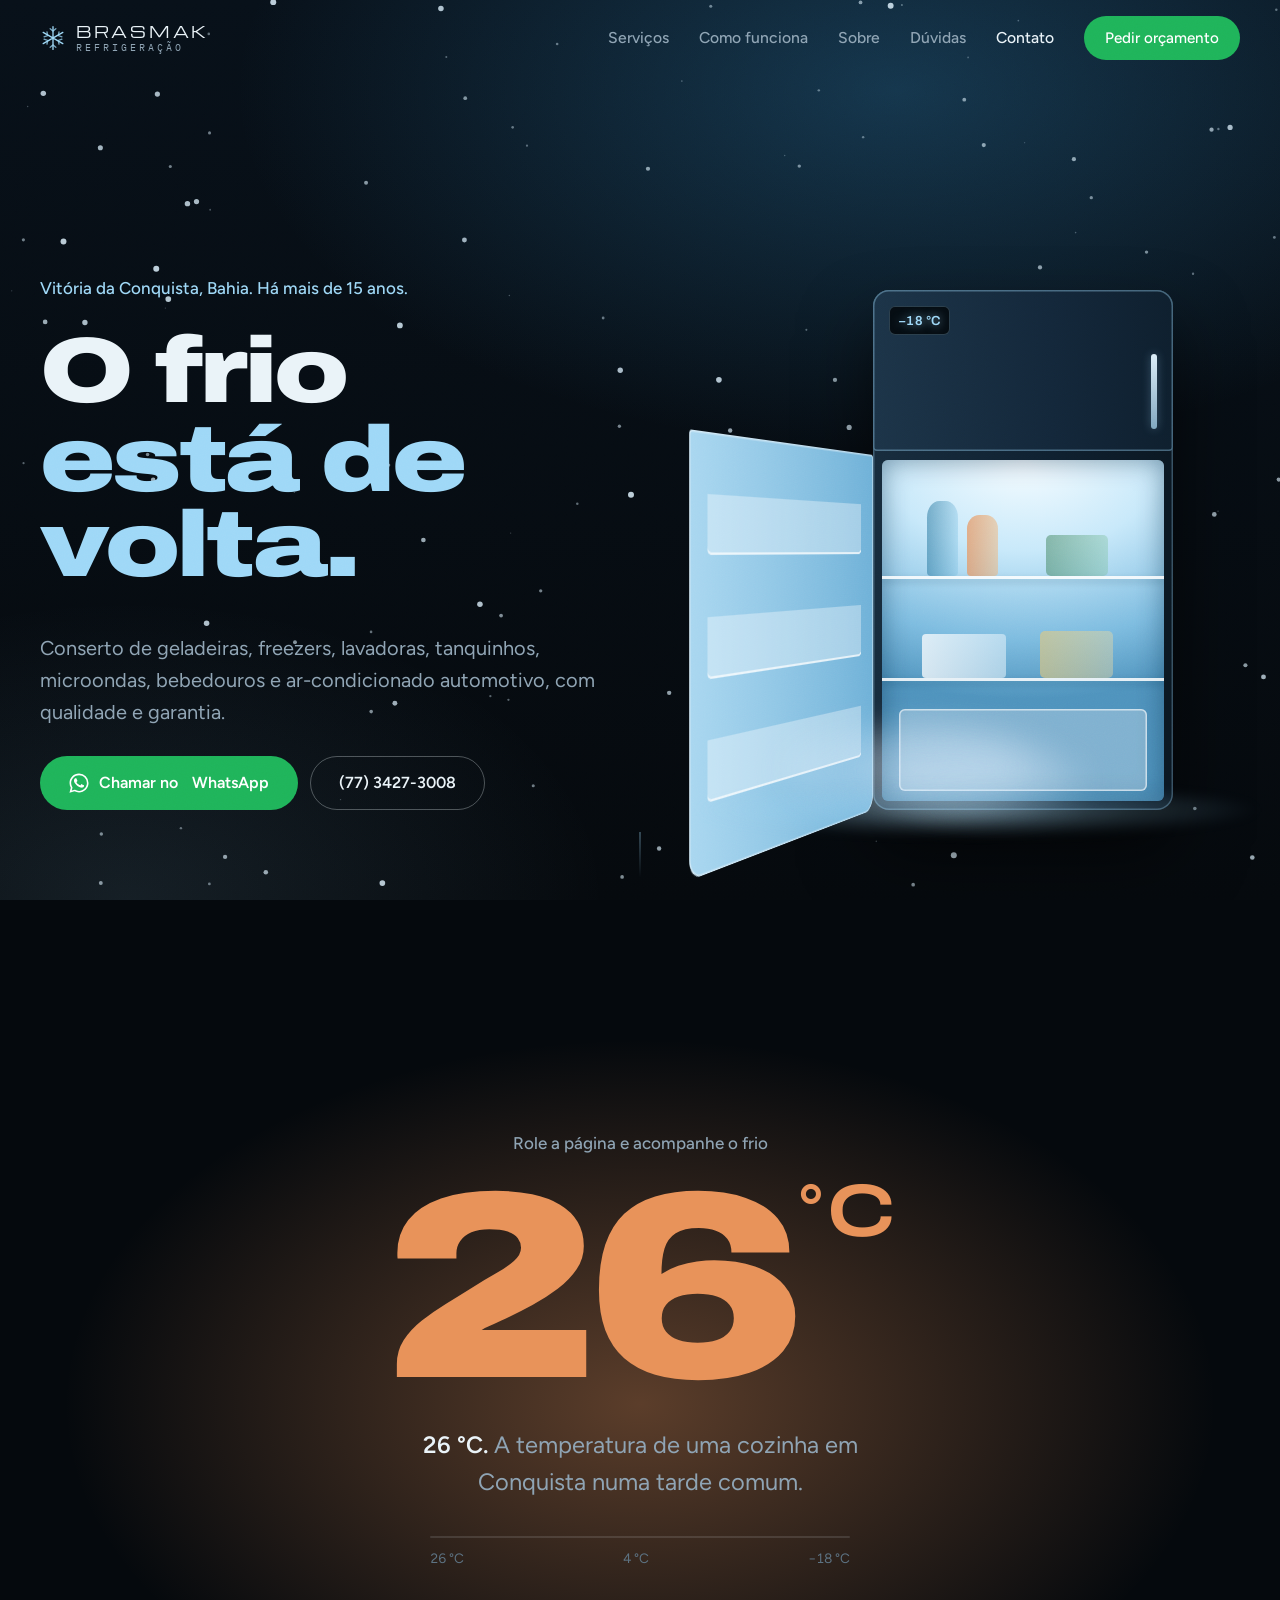
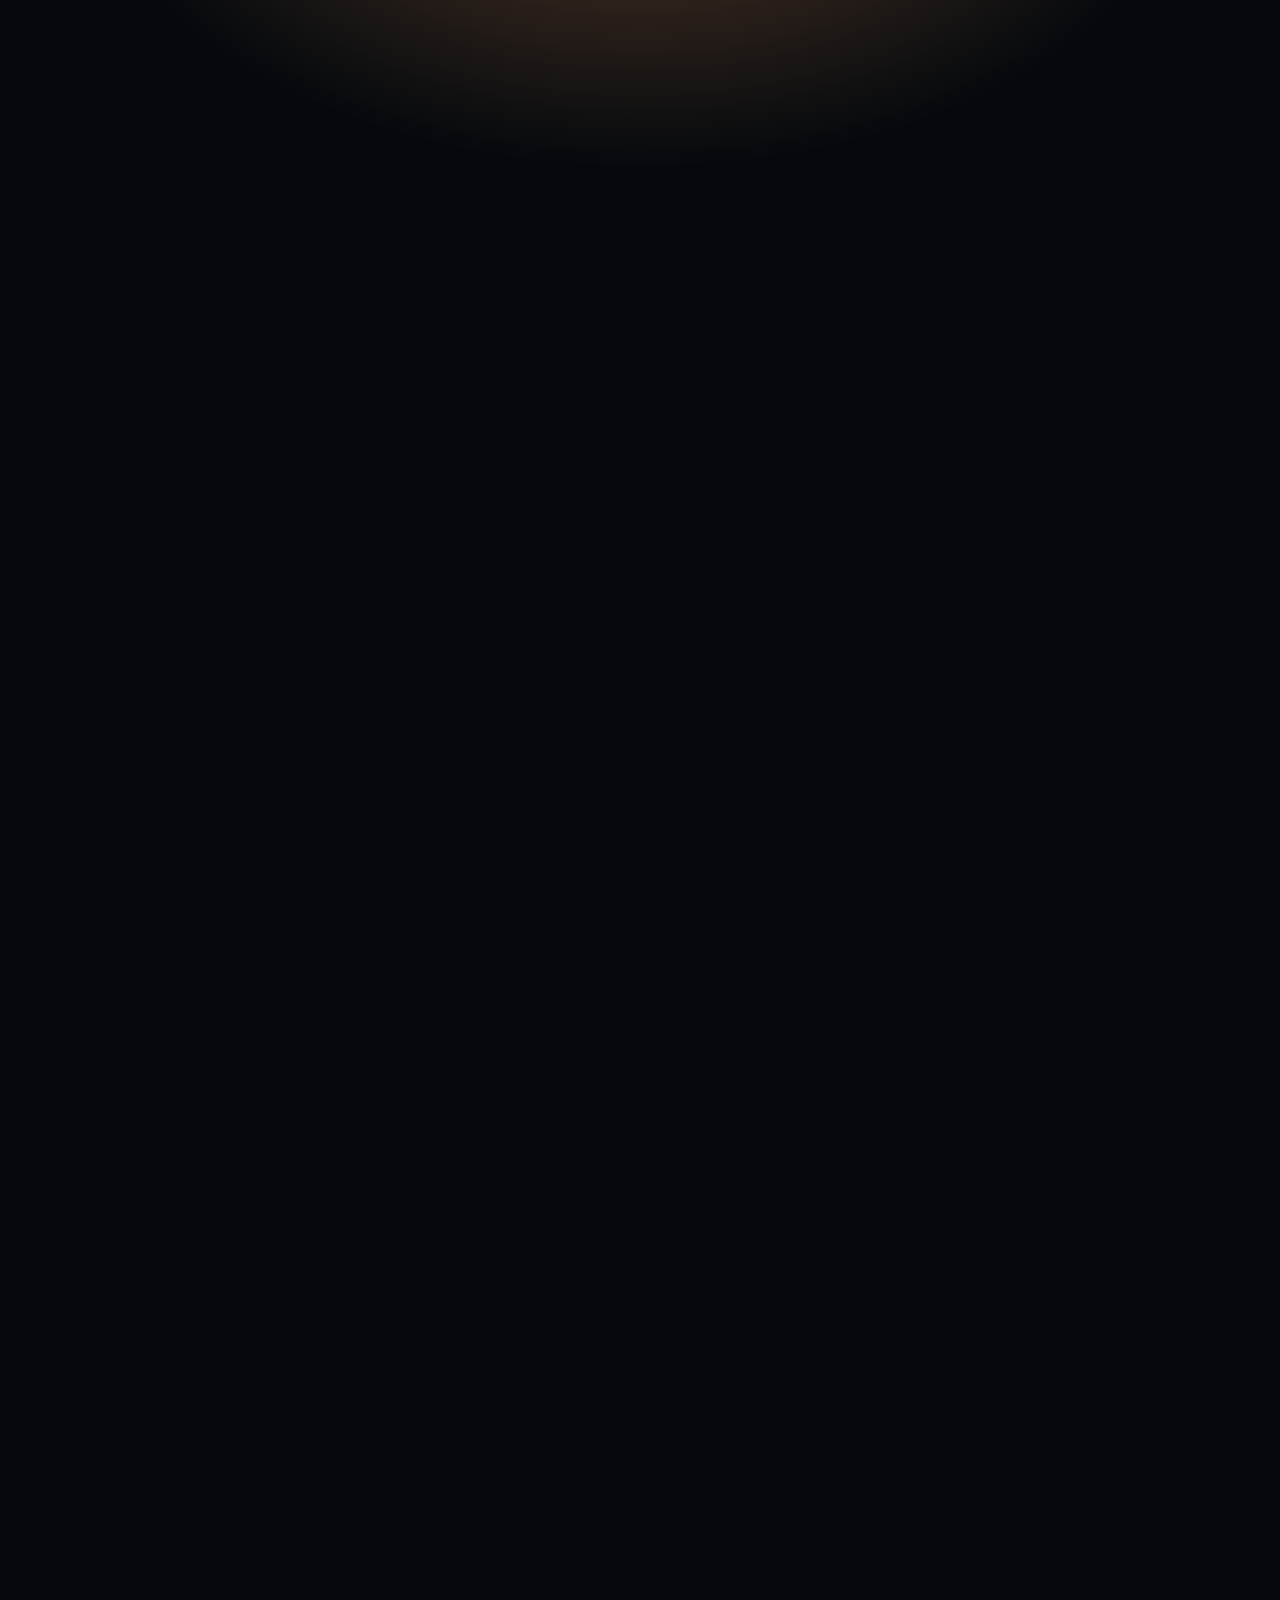
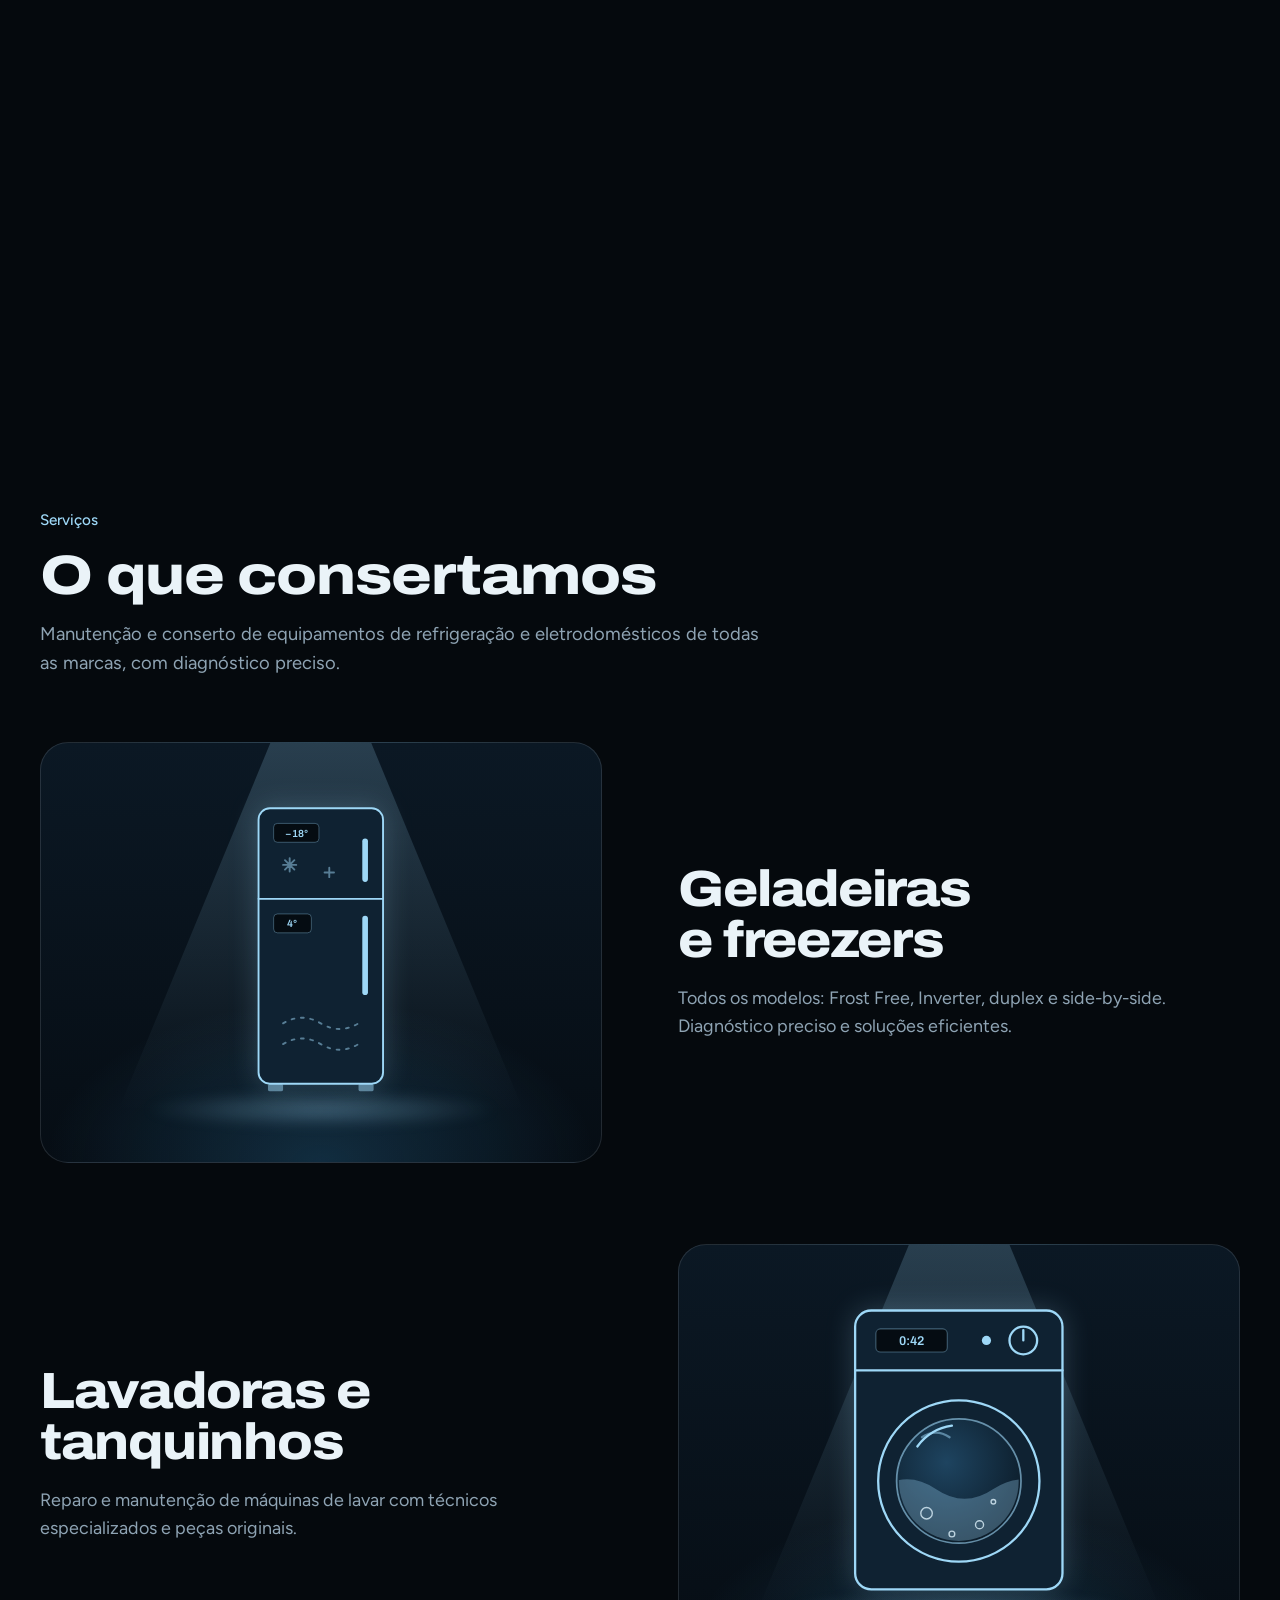
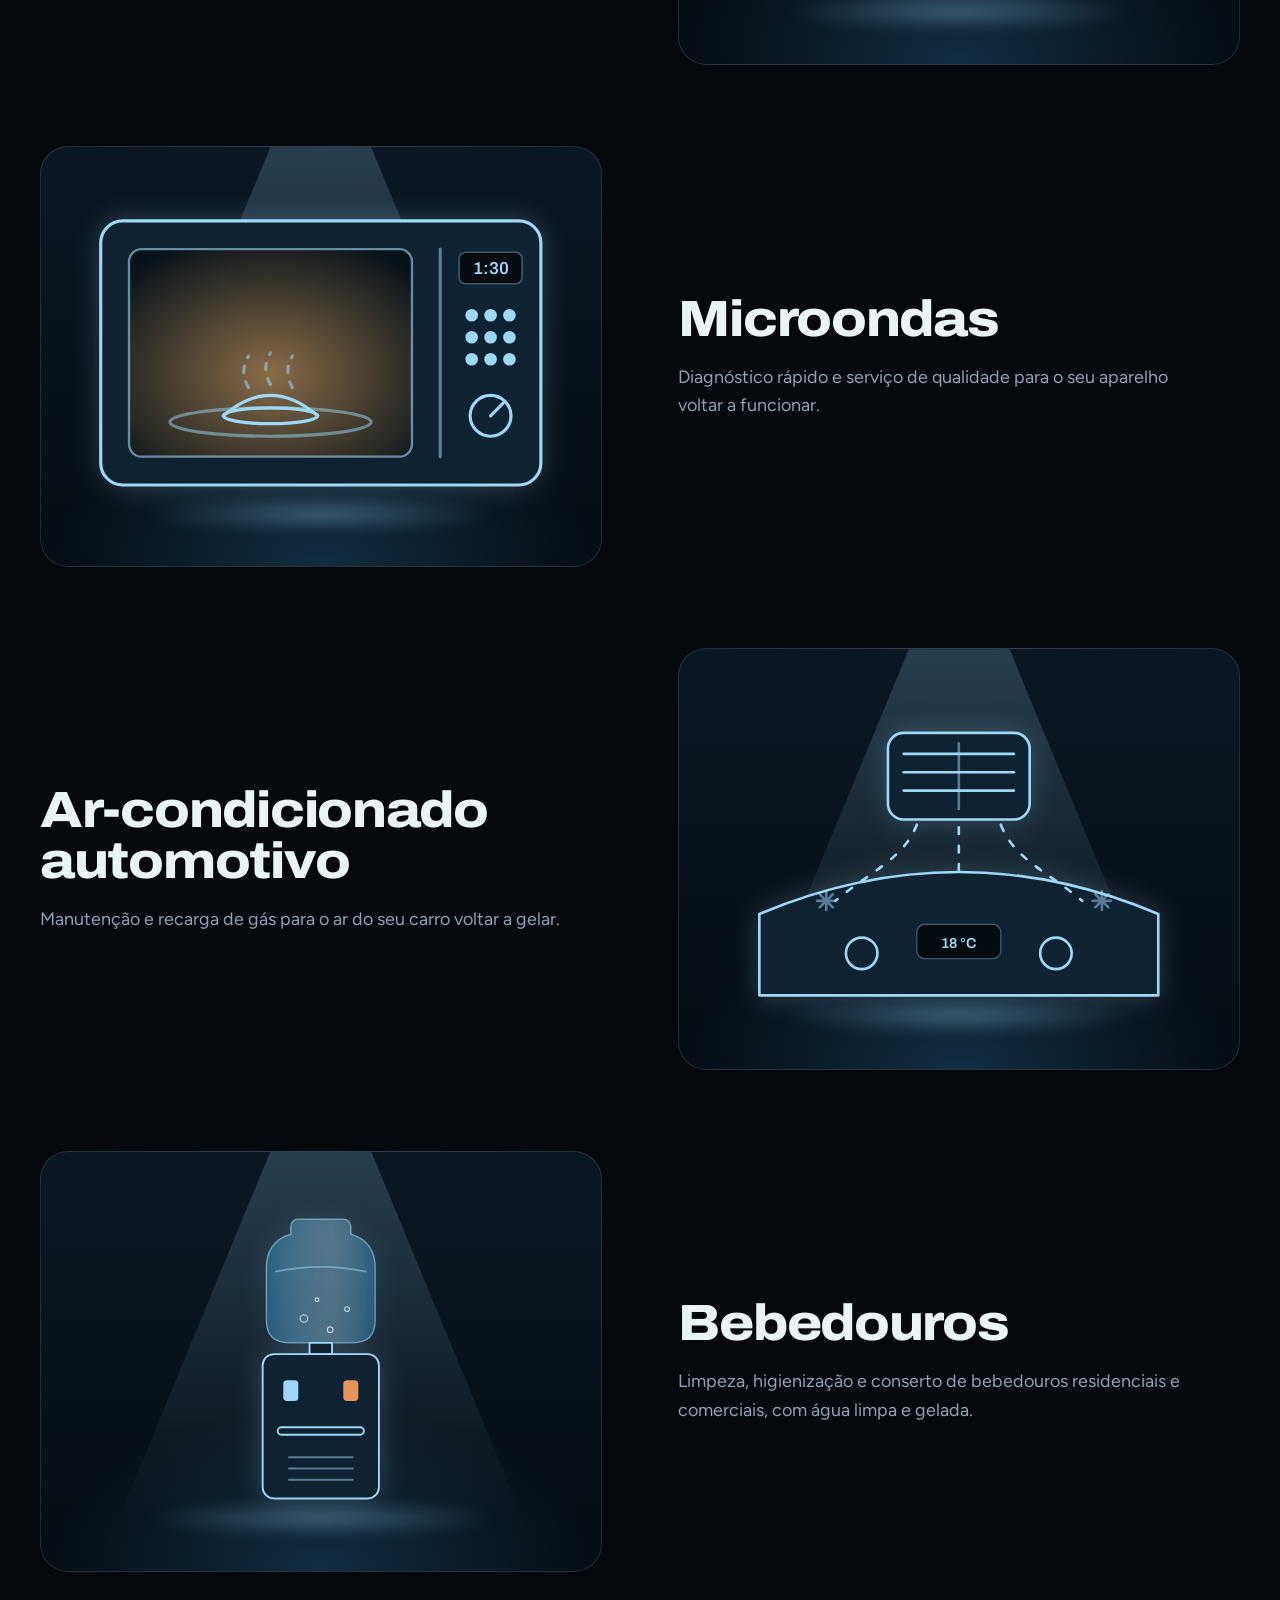
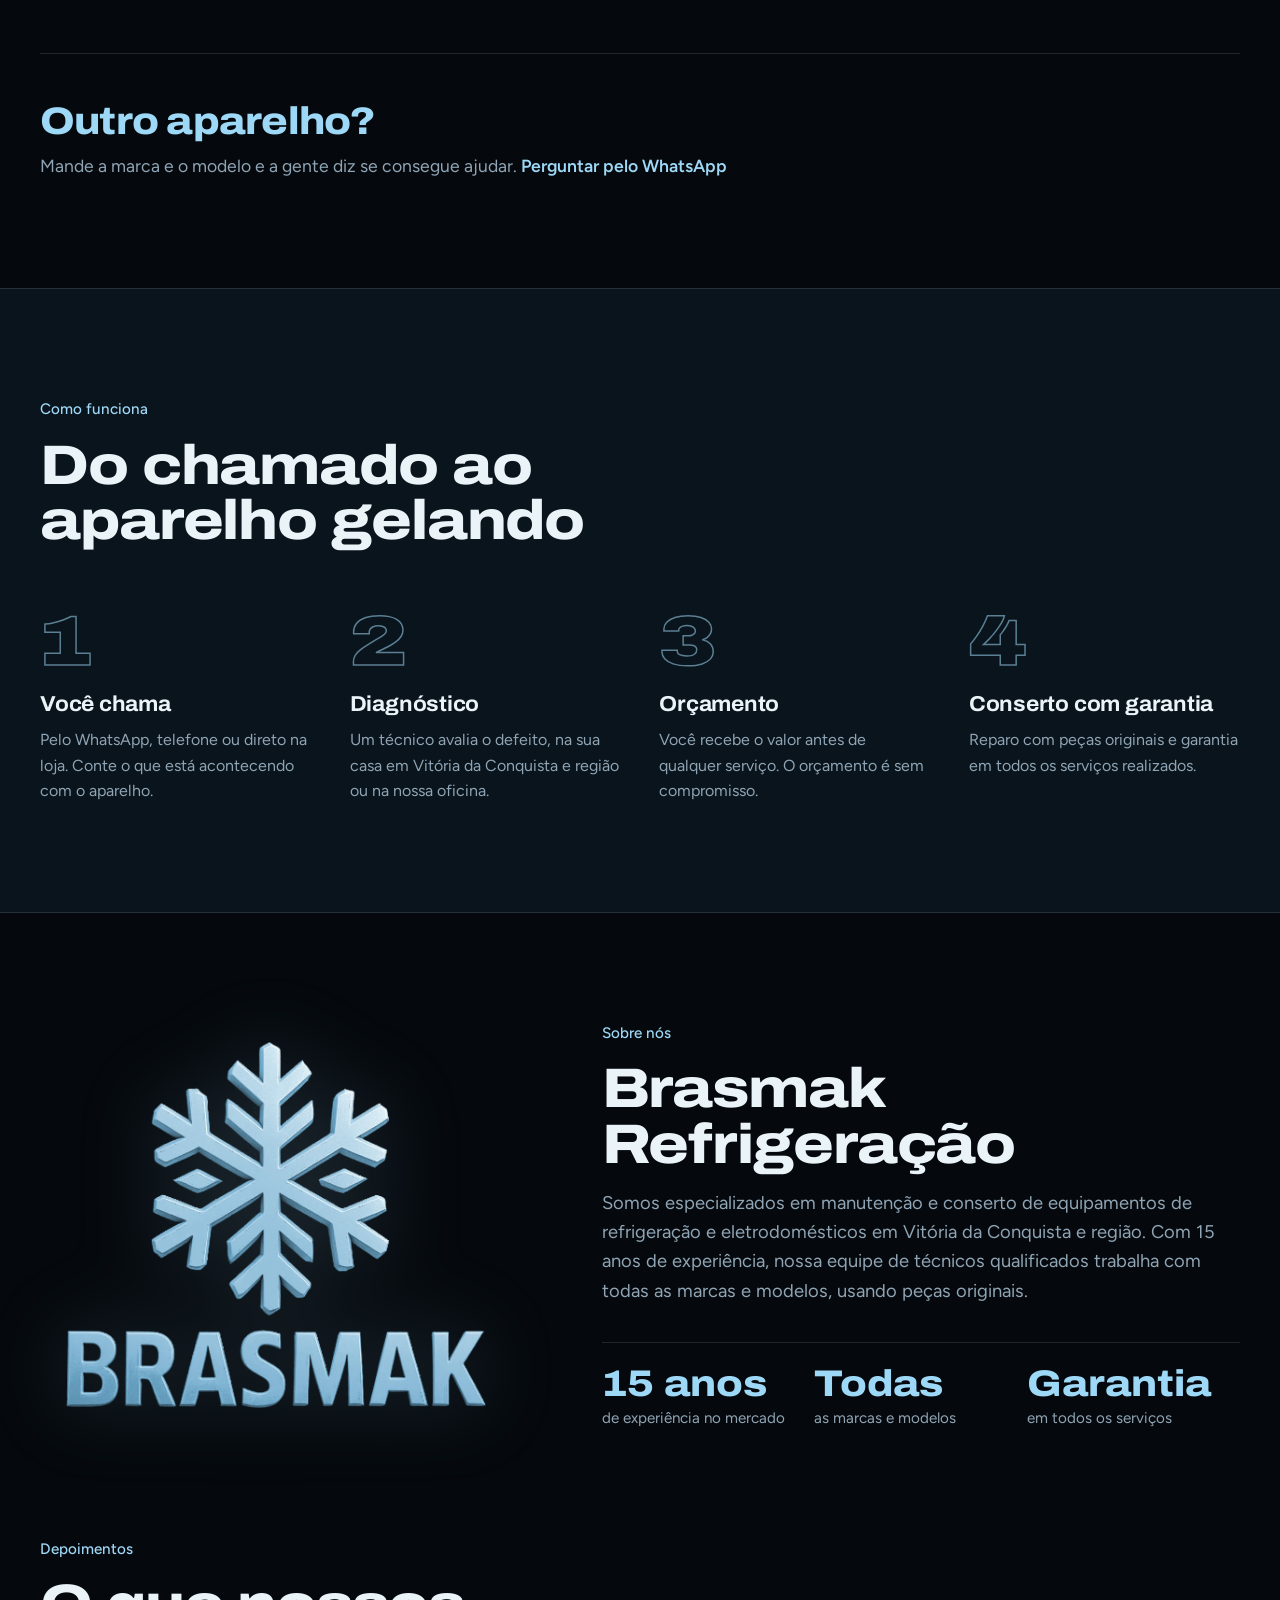
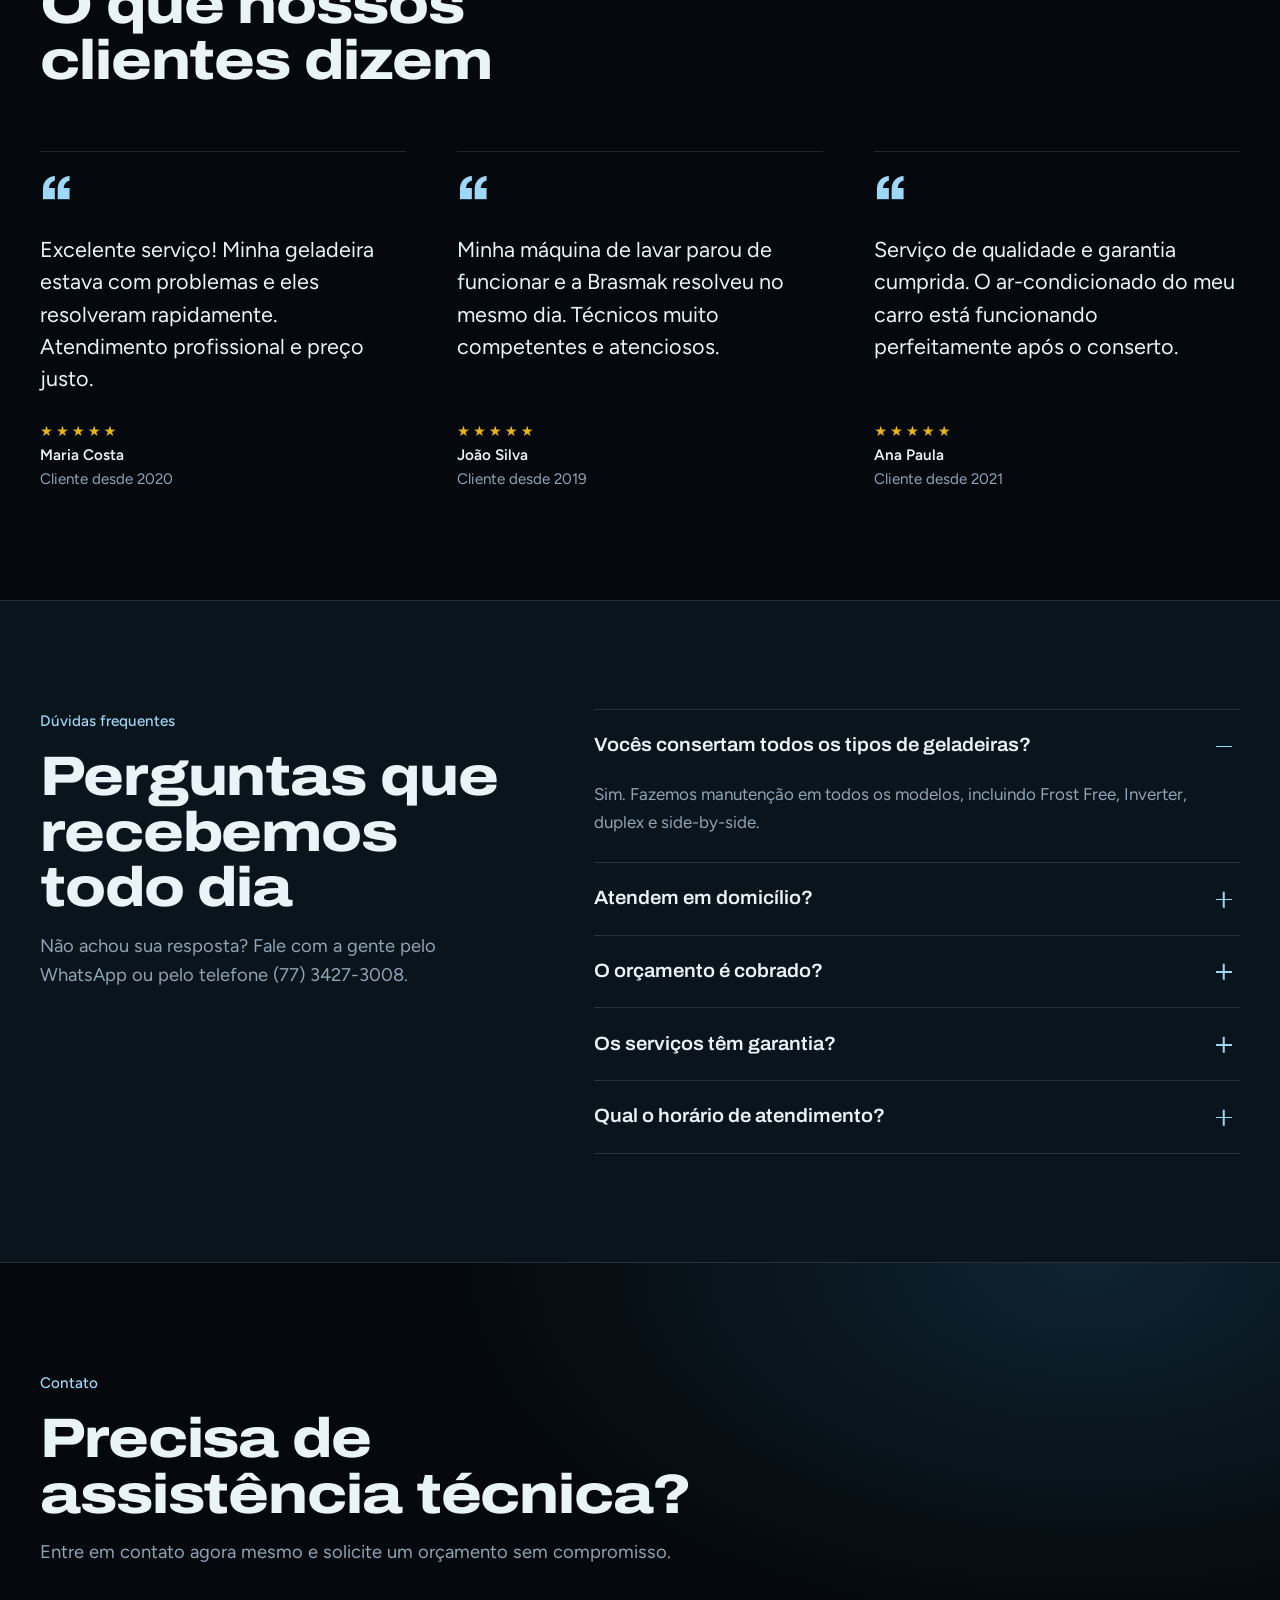
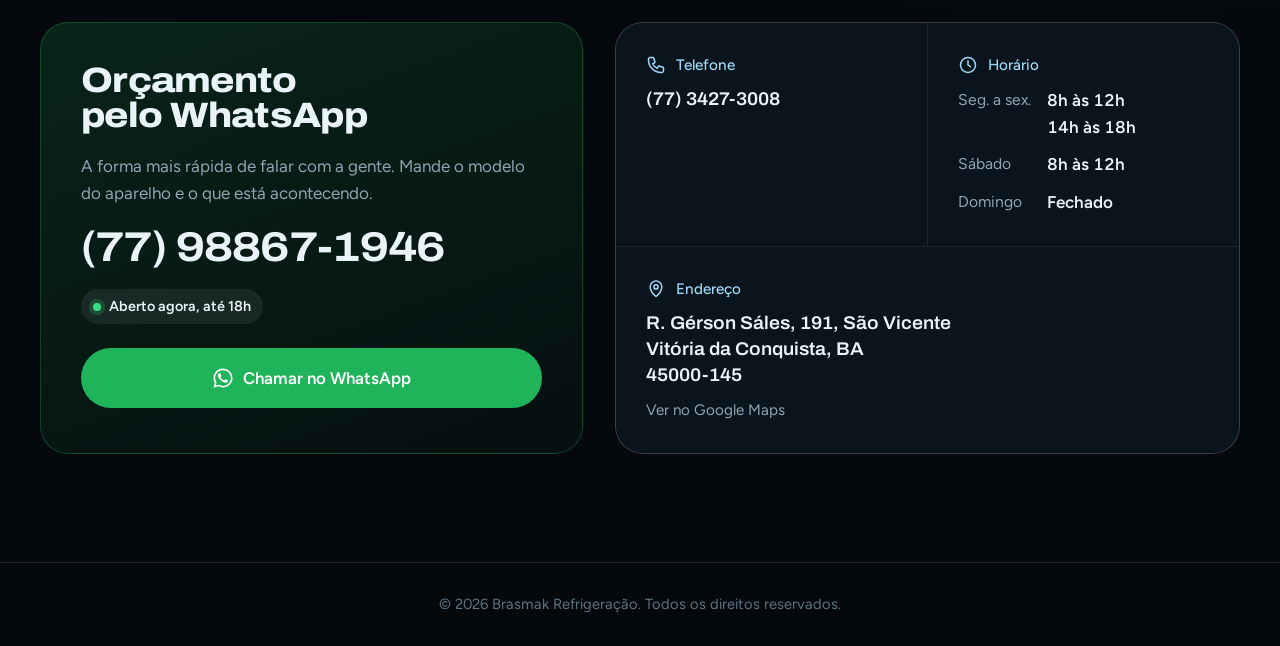
<file: index.html>
<!DOCTYPE html>
<html lang="pt-BR">
<head>
<meta charset="UTF-8">
<meta name="viewport" content="width=device-width, initial-scale=1.0, viewport-fit=cover">
<title>Brasmak Refrigeração</title>
<meta name="claude:viewport-fit-sides" content="cover">
<meta name="description" content="Assistência técnica especializada em refrigeração e eletrodomésticos em Vitória da Conquista. Conserto de geladeiras, freezers, lavadoras, tanquinhos, microondas, bebedouros e ar-condicionado automotivo.">
<meta name="keywords" content="refrigeração, conserto de geladeira, assistência técnica, Vitória da Conquista, Brasmak, manutenção de eletrodomésticos, ar-condicionado automotivo">
<meta name="author" content="Brasmak Refrigeração">
<meta name="robots" content="index, follow">
<meta name="theme-color" content="#05090D">
<meta property="og:site_name" content="Brasmak Refrigeração">
<meta property="og:locale" content="pt_BR">
<meta property="og:type" content="website">
<meta property="og:url" content="https://brasmakrefrigeracao.com.br/">
<meta property="og:title" content="Brasmak Refrigeração | Assistência técnica em Vitória da Conquista">
<meta property="og:description" content="Conserto de geladeiras, freezers, lavadoras, microondas, bebedouros e ar-condicionado automotivo. Orçamento sem compromisso pelo WhatsApp.">
<meta property="og:image" content="https://brasmakrefrigeracao.com.br/uploads/og-image.jpg">
<meta property="og:image:secure_url" content="https://brasmakrefrigeracao.com.br/uploads/og-image.jpg">
<meta property="og:image:type" content="image/jpeg">
<meta property="og:image:width" content="1200">
<meta property="og:image:height" content="630">
<meta property="og:image:alt" content="Brasmak Refrigeração: o frio está de volta. Conserto de eletrodomésticos em Vitória da Conquista.">
<meta name="twitter:card" content="summary_large_image">
<meta name="twitter:title" content="Brasmak Refrigeração | Assistência técnica em Vitória da Conquista">
<meta name="twitter:description" content="Conserto de geladeiras, freezers, lavadoras, microondas, bebedouros e ar-condicionado automotivo.">
<meta name="twitter:image" content="https://brasmakrefrigeracao.com.br/uploads/og-image.jpg">
<link rel="canonical" href="https://brasmakrefrigeracao.com.br/">
<link rel="icon" href="favicon.ico" type="image/x-icon">
<link rel="preconnect" href="https://fonts.googleapis.com">
<link rel="preconnect" href="https://fonts.gstatic.com" crossorigin>
<link rel="stylesheet" href="https://fonts.googleapis.com/css2?family=Archivo:wdth,wght@62..125,300..900&family=Figtree:wght@400;500;600&family=IBM+Plex+Mono:wght@400&family=Michroma&display=swap">

<script type="application/ld+json">
{
  "@context": "https://schema.org",
  "@type": "LocalBusiness",
  "name": "Brasmak Refrigeração",
  "image": "https://brasmakrefrigeracao.com.br/uploads/logo.webp",
  "address": {
    "@type": "PostalAddress",
    "streetAddress": "R. Gérson Sáles, 191",
    "addressLocality": "Vitória da Conquista",
    "addressRegion": "BA",
    "postalCode": "45000-145",
    "addressCountry": "BR"
  },
  "telephone": "+55-77-3427-3008",
  "openingHours": ["Mo-Fr 08:00-12:00", "Mo-Fr 14:00-18:00", "Sa 08:00-12:00"],
  "url": "https://brasmakrefrigeracao.com.br"
}
</script>
<script type="application/ld+json">
{
  "@context": "https://schema.org",
  "@type": "FAQPage",
  "mainEntity": [
    {"@type": "Question", "name": "Vocês consertam todos os tipos de geladeiras?",
     "acceptedAnswer": {"@type": "Answer", "text": "Sim, realizamos manutenção em todos os modelos, incluindo Frost Free, Inverter, duplex e side-by-side."}},
    {"@type": "Question", "name": "Atendem em domicílio?",
     "acceptedAnswer": {"@type": "Answer", "text": "Sim, oferecemos atendimento técnico em domicílio em Vitória da Conquista e região."}}
  ]
}
</script>

<style>
/* Layout: a dark cinema. Opening titles over falling snow, a scroll-driven "temperature drop" scene, then chapters, and end credits for contact. Single dark look by design. */
:root {
  --night: #05090D;
  --night-2: #0A141C;
  --night-3: #0F1D28;
  --ink: #EAF3F8;
  --muted: #8FA4B4;
  --dim: #5D7383;
  --line: rgba(234, 243, 248, .12);
  --ice: #9ED8F7;
  --ice-deep: #2F7FB0;
  --warm: #E8935A;
  --wa: #1FB45A;
  --wa-hover: #1A9E4F;

  --font-display: "Archivo", "Arial Narrow", "Helvetica Neue", system-ui, sans-serif;
  --font-body: "Figtree", "Segoe UI", system-ui, -apple-system, sans-serif;

  --wrap: 1200px;
  --gl: max(20px, env(safe-area-inset-left, 0px));
  --gr: max(20px, env(safe-area-inset-right, 0px));
  color-scheme: dark;
}

*, *::before, *::after { box-sizing: border-box; }
html { scroll-behavior: smooth; scroll-padding-top: 80px; -webkit-text-size-adjust: 100%; }
body {
  margin: 0; background: var(--night); color: var(--ink);
  font-family: var(--font-body); font-size: 1.0625rem; line-height: 1.6;
  -webkit-font-smoothing: antialiased; overflow-x: hidden;
}
img { max-width: 100%; height: auto; display: block; }
a { color: inherit; }
p { margin: 0; }
h1, h2, h3 { margin: 0; font-family: var(--font-display); line-height: 1; text-wrap: balance; }
:focus-visible { outline: 2px solid var(--ice); outline-offset: 4px; border-radius: 4px; }
.skip { position: absolute; left: -9999px; }
.skip:focus { left: 16px; top: 16px; z-index: 200; background: var(--night-3); padding: 8px 14px; }

.wrap { max-width: calc(var(--wrap) + 40px); margin: 0 auto; padding-left: var(--gl); padding-right: var(--gr); }
.chapter { padding-block: clamp(64px, min(9vw, 12vh), 128px); position: relative; }
.chapter-mark { color: var(--ice); font-size: .95rem; font-weight: 500; display: flex; align-items: center; gap: 14px; }
.chapter-title {
  font-stretch: 118%; font-weight: 800; letter-spacing: -0.02em;
  font-size: clamp(2rem, 1rem + min(3.2vw, 4.4vh), 4rem); margin-top: 16px; max-width: 18ch;
}
.chapter-lead { color: var(--muted); font-size: clamp(1.02rem, 1rem + .2vw, 1.15rem); max-width: 40em; margin-top: 16px; }

/* Film grain */
.grain {
  position: fixed; inset: 0; z-index: 90; pointer-events: none; opacity: .07; mix-blend-mode: overlay;
  background-image: url("data:image/svg+xml,%3Csvg xmlns='http://www.w3.org/2000/svg' width='160' height='160'%3E%3Cfilter id='n'%3E%3CfeTurbulence type='fractalNoise' baseFrequency='.9' numOctaves='2' stitchTiles='stitch'/%3E%3C/filter%3E%3Crect width='100%25' height='100%25' filter='url(%23n)'/%3E%3C/svg%3E");
}

/* Buttons */
.btn {
  display: inline-flex; align-items: center; justify-content: center; gap: 10px;
  min-height: 54px; padding: 0 28px; border-radius: 999px; font-weight: 600; font-size: 1rem;
  text-decoration: none; border: 1px solid transparent; white-space: nowrap;
  transition: background .25s, border-color .25s, color .25s, transform .25s;
}
.btn svg { width: 20px; height: 20px; flex: none; }
.btn-wa { background: var(--wa); color: #fff; }
.btn-wa:hover { background: var(--wa-hover); }
.btn-line { border-color: rgba(234, 243, 248, .3); color: var(--ink); }
.btn-line:hover { border-color: var(--ink); background: rgba(234, 243, 248, .06); }
.btn:active { transform: translateY(1px); }

/* Header */
body::before { content: ""; position: fixed; inset: 0 0 auto; height: env(safe-area-inset-top, 0px); z-index: 61; background: var(--night); }
.site-header {
  position: fixed; left: 0; right: 0; top: env(safe-area-inset-top, 0px); z-index: 60;
  transition: background .35s, border-color .35s, backdrop-filter .35s;
  border-bottom: 1px solid transparent;
}
.site-header.solid { background: rgba(5, 9, 13, .82); backdrop-filter: blur(14px); -webkit-backdrop-filter: blur(14px); border-color: var(--line); }
.header-inner { display: flex; align-items: center; justify-content: space-between; gap: 16px; min-height: 76px; }
.brand { display: inline-flex; align-items: center; gap: 10px; text-decoration: none; white-space: nowrap; color: var(--ink); }
.brand svg { width: 26px; height: 26px; flex: none; color: var(--ice); }
.brand span { line-height: 1; }
.brand b { display: block; font-family: "Michroma", "Eurostile", "Arial Black", system-ui, sans-serif; font-weight: 400; font-size: 15px; letter-spacing: .18em; }
.brand small { display: block; font-family: "IBM Plex Mono", ui-monospace, Menlo, monospace; font-size: 9.5px; letter-spacing: .32em; color: var(--muted); margin-top: 4px; }
@media (max-width: 560px) { .brand b { font-size: 13px; } }
.nav { display: flex; align-items: center; gap: 30px; }
.nav a { text-decoration: none; color: var(--muted); font-weight: 500; font-size: .98rem; transition: color .2s; }
.nav a:hover, .nav a.is-active { color: var(--ink); }
.nav .btn { min-height: 44px; padding: 0 20px; color: #fff; font-size: .95rem; }
.menu-btn { display: none; width: 46px; height: 46px; border-radius: 50%; border: 1px solid var(--line); background: rgba(5,9,13,.5); color: var(--ink); align-items: center; justify-content: center; cursor: pointer; }
.menu-btn svg { width: 22px; height: 22px; }
@media (max-width: 880px) {
  .menu-btn { display: inline-flex; }
  .nav {
    position: absolute; left: 0; right: 0; top: 100%; flex-direction: column; align-items: stretch; gap: 0;
    background: rgba(5, 9, 13, .97); border-bottom: 1px solid var(--line);
    padding: 8px var(--gr) 22px var(--gl);
  }
  .nav:not(.open) { display: none; }
  .nav a:not(.btn) { padding: 15px 2px; border-bottom: 1px solid var(--line); color: var(--ink); font-size: 1.1rem; }
  .nav .btn { margin-top: 18px; min-height: 54px; }
  .site-header:has(.nav.open) { background: rgba(5, 9, 13, .97); }
}

/* Hero: opening titles */
.hero {
  position: relative; overflow: hidden; isolation: isolate;
  min-height: min(900px, 100svh); display: flex; align-items: flex-end;
  background:
    radial-gradient(1100px 600px at 70% 10%, rgba(47, 127, 176, .35), transparent 60%),
    radial-gradient(800px 500px at 10% 100%, rgba(158, 216, 247, .10), transparent 60%),
    linear-gradient(180deg, #071019 0%, var(--night) 100%);
}
.hero canvas { position: absolute; inset: 0; width: 100%; height: 100%; z-index: -1; }
.hero-content { width: 100%; padding-block: clamp(110px, 16vh, 140px) clamp(48px, min(9vw, 10vh), 110px); }
.hero-place { color: var(--ice); font-weight: 500; display: flex; align-items: center; gap: 14px; }
.hero h1 {
  margin-top: 26px; font-stretch: 125%; font-weight: 900; letter-spacing: -0.035em; line-height: .92;
  font-size: clamp(3rem, 1rem + min(6vw, 9vh), 6.4rem);
}
.hero h1 .ln { display: block; overflow: hidden; padding-bottom: .04em; }
.hero h1 .ln > span { display: block; animation: rise 1.3s cubic-bezier(.2, .8, .2, 1) both; }
.hero h1 .ln:nth-child(2) > span { animation-delay: .15s; color: var(--ice); }
@keyframes rise { from { transform: translateY(105%); } to { transform: none; } }
.hero-bottom { display: grid; justify-items: start; gap: 28px; margin-top: clamp(26px, 3.5vw, 40px); }
.hero-lead { max-width: 34em; color: var(--muted); font-size: clamp(1.05rem, 1rem + .4vw, 1.25rem); animation: fade 1.2s .5s both; }
.hero-cta { display: flex; flex-wrap: wrap; gap: 12px; animation: fade 1.2s .7s both; }
@keyframes fade { from { opacity: 0; transform: translateY(10px); } to { opacity: 1; transform: none; } }
.scroll-cue { position: absolute; left: 50%; bottom: 22px; translate: -50% 0; width: 1px; height: 46px; background: linear-gradient(var(--ice), transparent); opacity: .6; animation: cue 2.4s ease-in-out infinite; }
@keyframes cue { 0%, 100% { transform: scaleY(.4); transform-origin: top; } 50% { transform: scaleY(1); transform-origin: top; } }


/* Hero fridge: door opens once, cold light spills out */
.hero-grid { display: grid; grid-template-columns: minmax(0, 1.2fr) minmax(0, .8fr); gap: clamp(32px, 9vw, 150px); align-items: end; }
.hero-lead { max-width: 30em; }
.hero-copy { min-width: 0; }
.fridge { position: relative; width: min(100%, 300px, 34vh); aspect-ratio: 30 / 52; justify-self: center; }
.fr-body {
  position: absolute; inset: 0; border-radius: 16px; perspective: 1300px;
  background: linear-gradient(90deg, #172C3D 0%, #0F2131 55%, #0A1722 100%);
  box-shadow: inset 0 0 0 1.5px rgba(158, 216, 247, .3), 0 40px 70px rgba(0, 0, 0, .65);
}
.fr-freezer {
  position: absolute; left: 0; right: 0; top: 0; height: 31%; border-radius: 16px 16px 4px 4px;
  background: linear-gradient(90deg, #1C3448 0%, #13273A 60%, #0E1F2E 100%);
  box-shadow: inset 0 0 0 1.5px rgba(158, 216, 247, .38);
}
.fr-handle { position: absolute; right: 16px; width: 6px; border-radius: 4px; background: linear-gradient(#DCEEF8, #7FA6BF); box-shadow: 0 0 10px rgba(158, 216, 247, .3); }
.fr-freezer .fr-handle { bottom: 14%; height: 46%; }
.fr-display {
  position: absolute; left: 16px; top: 16px; padding: 4px 9px; border-radius: 6px; background: #050C12;
  font-family: var(--font-display); font-weight: 600; font-size: .82rem; color: var(--ice); letter-spacing: .02em;
  text-shadow: 0 0 10px rgba(158, 216, 247, .8); box-shadow: inset 0 0 0 1px rgba(158, 216, 247, .25);
}
.fr-cavity {
  position: absolute; left: 9px; right: 9px; top: calc(31% + 9px); bottom: 9px; border-radius: 6px; overflow: hidden;
  background: radial-gradient(130% 70% at 50% 0%, #F6FCFF 0%, #C8E9FA 38%, #7DBCE0 75%, #4F93BD 100%);
  box-shadow: inset 0 0 26px rgba(0, 40, 70, .45);
}
.fr-shelf { position: absolute; left: 0; right: 0; height: 3px; background: rgba(255, 255, 255, .85); box-shadow: 0 3px 6px rgba(0, 50, 80, .25); }
.fr-item { position: absolute; display: block; }
.fr-bottle { width: 11%; height: 22%; border-radius: 40% 40% 4px 4px / 22% 22% 4px 4px; background: linear-gradient(90deg, rgba(40, 120, 160, .55), rgba(120, 190, 225, .35)); }
.fr-b2 { height: 18%; background: linear-gradient(90deg, rgba(232, 147, 90, .7), rgba(240, 180, 120, .5)); }
.fr-jar { width: 22%; height: 12%; border-radius: 5px; background: linear-gradient(90deg, rgba(60, 130, 90, .5), rgba(120, 190, 150, .35)); }
.fr-j2 { width: 26%; height: 14%; background: linear-gradient(90deg, rgba(230, 200, 120, .6), rgba(240, 220, 160, .4)); }
.fr-box { width: 30%; height: 13%; border-radius: 4px; background: linear-gradient(90deg, rgba(255, 255, 255, .75), rgba(220, 238, 248, .6)); }
.fr-drawer { position: absolute; left: 6%; right: 6%; bottom: 3%; height: 24%; border-radius: 6px; background: rgba(255, 255, 255, .28); box-shadow: inset 0 0 0 1.5px rgba(255, 255, 255, .6); }
.fr-door {
  position: absolute; left: 0; right: 0; top: calc(31% + 4px); bottom: 0; transform-origin: left center; transform-style: preserve-3d;
  transform: rotateY(-112deg); animation: door 2s .5s cubic-bezier(.35, .7, .2, 1) both;
}
@keyframes door { from { transform: rotateY(0deg); } }
.fr-face { position: absolute; inset: 0; border-radius: 4px 4px 16px 16px; backface-visibility: hidden; -webkit-backface-visibility: hidden; }
.fr-front { background: linear-gradient(90deg, #1C3448 0%, #13273A 60%, #0E1F2E 100%); box-shadow: inset 0 0 0 1.5px rgba(158, 216, 247, .38); }
.fr-front .fr-handle { top: 6%; height: 34%; }
.fr-back { transform: rotateY(180deg); background: linear-gradient(90deg, #a9d7f0, #6fb1d8); box-shadow: inset 0 0 0 1.5px rgba(255, 255, 255, .5); }
.fr-bin { position: absolute; left: 8%; right: 8%; height: 14%; border-radius: 0 0 5px 5px; background: rgba(255, 255, 255, .35); box-shadow: inset 0 -2px 0 rgba(255, 255, 255, .7); }
.fr-glow {
  position: absolute; left: -95%; right: 10%; top: 26%; bottom: -12%; pointer-events: none;
  background: radial-gradient(60% 55% at 75% 55%, rgba(191, 229, 248, .38), transparent 70%);
  animation: glow 2s .9s ease-out both;
}
@keyframes glow { from { opacity: 0; } }
.fr-floor { position: absolute; left: -60%; right: -30%; bottom: -5%; height: 10%; background: radial-gradient(closest-side, rgba(158, 216, 247, .4), transparent); filter: blur(6px); }
.fr-mist { position: absolute; left: -40%; right: 30%; bottom: 0; height: 40%; pointer-events: none; }
.fr-mist i { position: absolute; bottom: 0; width: 60%; height: 40%; border-radius: 50%; background: rgba(225, 242, 252, .22); filter: blur(16px); animation: mist 7s ease-in-out infinite; }
.fr-mist i:nth-child(1) { left: 30%; animation-delay: 1.5s; }
.fr-mist i:nth-child(2) { left: 10%; animation-delay: 3.5s; width: 70%; }
.fr-mist i:nth-child(3) { left: 40%; animation-delay: 5.5s; height: 30%; }
@keyframes mist { 0% { transform: translate(30%, -40%) scale(.5); opacity: 0; } 30% { opacity: 1; } 100% { transform: translate(-45%, 10%) scale(1.3); opacity: 0; } }

/* The drop: scroll-driven temperature scene */
.drop { position: relative; height: 300vh; --heat: 1; }
.drop-stage {
  position: sticky; top: 0; height: 100svh; overflow: hidden; display: grid; place-items: center;
  background: var(--night);
}
.drop-stage::before {
  content: ""; position: absolute; inset: -10%;
  background:
    radial-gradient(closest-side at 50% 55%, rgba(232, 147, 90, calc(.38 * var(--heat))), transparent 75%),
    radial-gradient(closest-side at 50% 55%, rgba(47, 127, 176, calc(.5 * (1 - var(--heat)))), transparent 80%);
}
.drop-inner { position: relative; text-align: center; padding-left: var(--gl); padding-right: var(--gr); width: 100%; }
.drop-label { color: var(--muted); font-weight: 500; }
.drop-temp {
  font-family: var(--font-display); font-stretch: 125%; font-weight: 900; letter-spacing: -0.05em; line-height: .9;
  font-size: clamp(5.5rem, 2rem + min(20vw, 26vh), 20rem); font-variant-numeric: tabular-nums;
  color: color-mix(in srgb, var(--warm) calc(var(--heat) * 100%), var(--ice));
  margin-block: 12px 18px; white-space: nowrap;
}
.drop-temp sup { font-size: .28em; vertical-align: 1.9em; margin-left: .06em; letter-spacing: 0; font-weight: 600; }
.drop-captions { display: grid; max-width: 32em; margin: 0 auto; }
.drop-captions p { grid-area: 1 / 1; font-size: clamp(1.1rem, 1rem + .6vw, 1.5rem); transition: opacity .5s, transform .5s; }
.drop-captions p:not(.on) { opacity: 0; transform: translateY(12px); }
.drop-captions b { color: var(--ink); font-weight: 600; }
.drop-captions span { color: var(--muted); }
.drop-bar { width: min(420px, 70vw); height: 2px; margin: 34px auto 0; background: var(--line); position: relative; overflow: hidden; border-radius: 2px; }
.drop-bar i { position: absolute; inset: 0; transform-origin: left; transform: scaleX(var(--p, 0)); background: linear-gradient(90deg, var(--warm), var(--ice)); }
.drop-scale { display: flex; justify-content: space-between; width: min(420px, 70vw); margin: 10px auto 0; color: var(--dim); font-size: .85rem; font-variant-numeric: tabular-nums; }

/* Services */
.reel { margin-top: clamp(36px, min(6vw, 7vh), 72px); border-top: 1px solid var(--line); }
.reel-row {
  display: grid; grid-template-columns: minmax(0, 1.1fr) minmax(0, 1fr); gap: 12px 48px; align-items: baseline;
  padding-block: clamp(20px, min(3vw, 4vh), 36px); border-bottom: 1px solid var(--line); position: relative;
}
.reel-row h3 {
  font-stretch: 112%; font-weight: 700; letter-spacing: -0.02em; font-size: clamp(1.6rem, 1rem + min(2.2vw, 3.2vh), 2.9rem);
  transition: color .3s, transform .4s cubic-bezier(.2, .8, .2, 1);
}
.reel-row p { color: var(--muted); font-size: 1.05rem; max-width: 34em; }
.reel-row:hover h3 { color: var(--ice); transform: translateX(8px); }
.reel-row.ask h3 { color: var(--ice); }
.reel-row.ask a { color: var(--ice); font-weight: 600; text-decoration: none; transition: color .2s; }
.reel-row.ask a:hover { color: var(--ink); }


/* Service scenes: each appliance on its own lit stage */
.scenes { display: grid; gap: clamp(48px, min(7vw, 9vh), 96px); margin-top: clamp(36px, min(6vw, 7vh), 72px); }
.scene { display: grid; grid-template-columns: minmax(0, 1fr) minmax(0, 1fr); gap: clamp(28px, 6vw, 90px); align-items: center; }
.scene:nth-child(even) .stage { order: 2; }
.stage {
  position: relative; aspect-ratio: 4 / 3; max-width: 100%; width: min(100%, calc(58vh * 4 / 3)); justify-self: center; border-radius: 28px; overflow: hidden; display: grid; place-items: center;
  background: radial-gradient(70% 55% at 50% 100%, rgba(47, 127, 176, .28), transparent 70%), linear-gradient(180deg, #0B1824 0%, #060D14 100%);
  border: 1px solid var(--line);
}
.stage::before {
  content: ""; position: absolute; inset: 0;
  background: linear-gradient(180deg, rgba(158, 216, 247, .2), rgba(158, 216, 247, 0) 88%);
  clip-path: polygon(41% 0, 59% 0, 90% 100%, 10% 100%);
}
.stage::after { content: ""; position: absolute; left: 18%; right: 18%; bottom: 8%; height: 9%; background: radial-gradient(closest-side, rgba(158, 216, 247, .32), transparent); filter: blur(6px); }
.stage svg { position: absolute; z-index: 1; left: 0; right: 0; top: 13%; height: 72%; width: 100%; overflow: visible; filter: drop-shadow(0 0 14px rgba(158, 216, 247, .22)); }
.scene-text { min-width: 0; }
.scene-text h3 { font-stretch: 112%; font-weight: 800; font-size: clamp(1.9rem, 1.1rem + min(2.6vw, 3.8vh), 3.3rem); letter-spacing: -0.025em; }
.scene-text p { color: var(--muted); font-size: 1.12rem; margin-top: 18px; max-width: 30em; }
.scene-ask { border-top: 1px solid var(--line); padding-top: clamp(32px, 4vw, 48px); display: grid; gap: 12px; }
.scene-ask h3 { font-stretch: 112%; font-weight: 800; font-size: clamp(1.6rem, 1.2rem + 1.6vw, 2.4rem); color: var(--ice); letter-spacing: -0.02em; }
.scene-ask p { color: var(--muted); font-size: 1.1rem; }
.scene-ask a { color: var(--ice); font-weight: 600; text-decoration: none; transition: color .2s; }
.scene-ask a:hover { color: var(--ink); }

.s-ln { fill: none; stroke: #9ED8F7; stroke-width: 2; stroke-linecap: round; stroke-linejoin: round; }
.s-pn { fill: #0F2232; stroke: #9ED8F7; stroke-width: 2; stroke-linejoin: round; }
.s-ring { stroke: #9ED8F7; stroke-width: 1.5; stroke-opacity: .6; }
.s-fill { fill: #9ED8F7; }
.s-dim { opacity: .5; }
.s-warm { fill: #E8935A; }
.s-soft { opacity: .5; }
.s-screen { fill: #050C12; stroke: #9ED8F7; stroke-opacity: .35; stroke-width: 1; }
.s-txt { fill: #9ED8F7; font-family: var(--font-display); font-weight: 600; font-size: 11px; }
.s-water { fill: rgba(158, 216, 247, .3); }
.s-bubble { fill: none; stroke: #DDF1FB; stroke-width: 1.2; opacity: .8; }
.s-spin { transform-box: view-box; transform-origin: 110px 158px; animation: spin 9s linear infinite; }
@keyframes spin { to { transform: rotate(360deg); } }
.s-pulse { animation: pulse 3.2s ease-in-out infinite; }
@keyframes pulse { 50% { opacity: .45; } }
.s-steam { opacity: .55; stroke-dasharray: 4 6; animation: flow 2.4s linear infinite; }
.s-flow path { stroke-dasharray: 5 9; animation: flow 1.4s linear infinite; }
@keyframes flow { to { stroke-dashoffset: -28; } }
.s-wave { stroke-dasharray: 3 7; animation: flow 3s linear infinite; }
.s-w2 { animation-duration: 4s; }
.s-rise { transform-box: fill-box; animation: rise2 3.6s ease-in infinite; }
.s-r2 { animation-delay: .9s; } .s-r3 { animation-delay: 1.8s; } .s-r4 { animation-delay: 2.7s; }
@keyframes rise2 { 0% { transform: translateY(0); opacity: 0; } 15% { opacity: .9; } 100% { transform: translateY(-60px); opacity: 0; } }

/* Process */
.process { background: var(--night-2); border-block: 1px solid var(--line); }
.steps { list-style: none; margin: clamp(36px, min(6vw, 7vh), 72px) 0 0; padding: 0; display: grid; grid-template-columns: repeat(4, minmax(0, 1fr)); gap: clamp(24px, 3vw, 40px); }
.step { display: grid; gap: 12px; align-content: start; min-width: 0; }
.step-num {
  font-family: var(--font-display); font-stretch: 125%; font-weight: 900; font-size: clamp(3.2rem, 2rem + min(3vw, 5vh), 5.5rem); line-height: .85;
  color: transparent; -webkit-text-stroke: 1.5px rgba(158, 216, 247, .55);
}
.step h3 { font-stretch: 105%; font-weight: 700; font-size: 1.35rem; letter-spacing: -0.01em; margin-top: 10px; }
.step p { color: var(--muted); font-size: 1rem; }

/* About */
.about-grid { display: grid; grid-template-columns: minmax(0, .85fr) minmax(0, 1.15fr); gap: clamp(40px, 7vw, 100px); align-items: center; }
.about-logo { width: 100%; max-width: min(420px, 50vh); justify-self: center; filter: drop-shadow(0 0 40px rgba(158, 216, 247, .18)); }
.about-text .chapter-title { max-width: 14ch; }
.stats { display: grid; grid-template-columns: repeat(3, minmax(0, 1fr)); gap: 0; margin-top: clamp(24px, 4vh, 40px); border-top: 1px solid var(--line); }
.stat { padding: 22px 18px 0 0; display: grid; gap: 6px; }
.stat b { font-family: var(--font-display); font-stretch: 115%; font-weight: 800; font-size: clamp(1.6rem, 1.2rem + 1.4vw, 2.4rem); line-height: 1; color: var(--ice); }
.stat span { color: var(--muted); font-size: .95rem; line-height: 1.35; }

/* Quotes */
.quotes { margin-top: clamp(36px, min(6vw, 7vh), 72px); display: grid; grid-template-columns: repeat(3, minmax(0, 1fr)); gap: clamp(28px, 4vw, 56px); }
.quote { margin: 0; display: grid; gap: 24px; align-content: space-between; padding-top: 28px; border-top: 1px solid var(--line); }
.quote blockquote { margin: 0; font-size: clamp(1.15rem, 1.05rem + .4vw, 1.35rem); line-height: 1.5; }
.quote blockquote::before { content: "“"; display: block; font-family: var(--font-display); font-weight: 900; font-size: 4rem; line-height: .6; color: var(--ice); margin-bottom: 14px; }
.stars { color: #E7B416; letter-spacing: 3px; font-size: .9rem; }
.quote figcaption { color: var(--muted); font-size: .95rem; }
.quote figcaption b { color: var(--ink); font-weight: 600; display: block; }

/* FAQ */
.faq { background: var(--night-2); border-block: 1px solid var(--line); }
.faq-grid { display: grid; grid-template-columns: minmax(0, .85fr) minmax(0, 1.15fr); gap: clamp(36px, 6vw, 90px); align-items: start; }
.faq-list { border-top: 1px solid var(--line); }
.faq-list details { border-bottom: 1px solid var(--line); }
.faq-list summary {
  list-style: none; cursor: pointer; position: relative; padding: clamp(16px, 2.6vh, 24px) 48px clamp(16px, 2.6vh, 24px) 0;
  font-family: var(--font-display); font-stretch: 105%; font-weight: 600; font-size: 1.2rem; line-height: 1.3;
}
.faq-list summary::-webkit-details-marker { display: none; }
.faq-list summary::after, .faq-list summary::before {
  content: ""; position: absolute; right: 8px; top: 50%; width: 16px; height: 1.5px; background: var(--ice); transition: transform .3s;
}
.faq-list summary::before { transform: rotate(90deg); }
.faq-list details[open] summary::before { transform: rotate(0); }
.faq-list details p { padding: 0 48px 26px 0; color: var(--muted); }

/* Contact */
.contact { background: radial-gradient(900px 520px at 85% 0%, rgba(47, 127, 176, .22), transparent 70%), var(--night); }
.contact-grid { display: grid; grid-template-columns: minmax(0, 1fr) minmax(0, 1.15fr); gap: clamp(20px, 3vw, 32px); margin-top: clamp(32px, min(5vw, 6vh), 64px); align-items: stretch; }
.wa-panel {
  border-radius: 28px; padding: clamp(24px, min(3.5vw, 5vh), 40px); display: grid; grid-template-columns: minmax(0, 1fr); gap: 20px; align-content: start; min-width: 0;
  background: linear-gradient(160deg, rgba(31, 180, 90, .16), rgba(31, 180, 90, .04)); border: 1px solid rgba(31, 180, 90, .3);
}
.wa-panel h3 { font-stretch: 112%; font-weight: 800; font-size: clamp(1.6rem, 1.2rem + 1.4vw, 2.2rem); letter-spacing: -0.02em; }
.wa-panel p { color: var(--muted); }
.wa-number { font-family: var(--font-display); font-stretch: 115%; font-weight: 700; font-size: clamp(1.8rem, 1.3rem + 1.8vw, 2.6rem); letter-spacing: -0.02em; font-variant-numeric: tabular-nums; line-height: 1; }
.wa-panel .btn { width: 100%; min-height: 60px; font-size: 1.05rem; margin-top: 4px; white-space: normal; text-align: center; padding-inline: 20px; }
.info-grid { display: grid; grid-template-columns: repeat(2, minmax(0, 1fr)); gap: 1px; background: var(--line); border: 1px solid var(--line); border-radius: 28px; overflow: hidden; }
.info { background: var(--night-2); padding: clamp(20px, min(2.6vw, 4vh), 30px); display: grid; gap: 10px; align-content: start; min-width: 0; }
.info-wide { grid-column: 1 / -1; }
.info-head { display: flex; align-items: center; gap: 10px; color: var(--ice); font-size: .95rem; font-weight: 500; }
.info-head svg { width: 20px; height: 20px; flex: none; }
.info-value { font-family: var(--font-display); font-stretch: 105%; font-weight: 600; font-size: 1.15rem; line-height: 1.4; overflow-wrap: anywhere; }
.info-value a { text-decoration: none; transition: color .2s; }
.info-value a:hover { color: var(--ice); }
.info-link { color: var(--muted); font-size: .95rem; text-decoration: none; transition: color .2s; }
.info-link:hover { color: var(--ink); }
.hours { display: grid; grid-template-columns: auto 1fr; gap: 4px 16px; margin: 0; font-variant-numeric: tabular-nums; }
.hours dt { color: var(--muted); font-size: .98rem; line-height: 1.6; }
.hours dd + dt { margin-top: 6px; }
.hours dd + dt + dd { margin-top: 6px; }
.hours dd { margin: 0; font-weight: 600; }
.status { display: inline-flex; align-items: center; gap: 8px; justify-self: start; font-size: .9rem; font-weight: 600; color: var(--ink); padding: 6px 12px; border-radius: 999px; background: rgba(234,243,248,.07); }
.status::before { content: ""; width: 8px; height: 8px; border-radius: 50%; background: var(--dim); }
.status.open::before { background: #3DDC84; box-shadow: 0 0 0 4px rgba(61, 220, 132, .2); }
.status:empty { display: none; }

.site-footer { border-top: 1px solid var(--line); color: var(--dim); font-size: .92rem; padding-block: 30px calc(30px + env(safe-area-inset-bottom, 0px)); }
.footer-inner { text-align: center; }

.fab {
  position: fixed; z-index: 70; display: none;
  right: calc(16px + env(safe-area-inset-right, 0px)); bottom: calc(16px + env(safe-area-inset-bottom, 0px));
  width: 60px; height: 60px; border-radius: 50%; background: var(--wa); color: #fff;
  align-items: center; justify-content: center; box-shadow: 0 10px 30px rgba(0, 0, 0, .5);
}
.fab svg { width: 30px; height: 30px; }

@media (max-width: 1000px) {
  .steps { grid-template-columns: repeat(2, minmax(0, 1fr)); row-gap: 48px; }
  .quotes { grid-template-columns: minmax(0, 1fr); max-width: 680px; }
}
@media (max-width: 880px) {
  .about-grid, .faq-grid, .contact-grid { grid-template-columns: minmax(0, 1fr); }
  .about-logo { max-width: 300px; }
  .reel-row { grid-template-columns: minmax(0, 1fr); }
  .fab { display: inline-flex; }
  .hero-grid { grid-template-columns: minmax(0, 1fr); }
  .fridge { width: min(62vw, 240px); margin-top: 24px; }
  .scene { grid-template-columns: minmax(0, 1fr); gap: 24px; }
  .scene:nth-child(even) .stage { order: 0; }
}
@media (max-width: 560px) {
  body { font-size: 1rem; }
  .steps { grid-template-columns: minmax(0, 1fr); }
  .hero-cta { width: 100%; }
  .hero-cta .btn { flex: 1 1 100%; }
  .stats { grid-template-columns: minmax(0, 1fr); }
  .stat { grid-template-columns: 7.5rem 1fr; align-items: baseline; padding: 16px 0; border-bottom: 1px solid var(--line); }
  .info-grid { grid-template-columns: minmax(0, 1fr); }
}
/* Phone hero: one screen, fridge opens first, then title and actions */
.hide-sm { display: inline; }
.fab { transition: opacity .3s, transform .3s; }
@media (max-width: 600px) {
  .hero { min-height: 100svh; align-items: center; }
  .hero-content { padding-block: calc(76px + clamp(8px, 2vh, 20px)) clamp(24px, 4vh, 40px); }
  .hero-grid { display: flex; flex-direction: column-reverse; gap: clamp(16px, 3vh, 28px); }
  .fridge { width: auto; height: min(32vh, 280px); margin: 0 auto; transform: translateX(16%); }
  .fr-display { left: 10px; top: 10px; font-size: .7rem; padding: 3px 7px; }
  .fr-handle { right: 10px; width: 5px; }
  .hero-place { font-size: .88rem; }
  .hero h1 { font-size: clamp(2.3rem, 10.6vw, 3.1rem); margin-top: 10px; }
  .hero-bottom { gap: clamp(16px, 2.6vh, 22px); margin-top: clamp(12px, 2vh, 18px); }
  .hero-lead { font-size: .98rem; line-height: 1.55; }
  .hero-cta { display: grid; grid-template-columns: 1fr 1fr; gap: 10px; width: 100%; }
  .hero-cta .btn { min-height: 50px; padding: 0 10px; font-size: .95rem; }
  .hide-sm { display: none; }
  .scroll-cue { display: none; }
  .fab:not(.show) { opacity: 0; transform: translateY(12px); pointer-events: none; }
}
@media (max-width: 600px) and (max-height: 600px) {
  .hero-lead { display: none; }
}
@media (max-width: 370px) {
  .hero-place { font-size: .74rem; }
}

@media (prefers-reduced-motion: reduce) {
  html { scroll-behavior: auto; }
  *, *::before, *::after { animation: none !important; transition: none !important; }
}
</style>
</head>
<body>
<a class="skip" href="#conteudo">Pular para o conteúdo</a>
<div class="grain" aria-hidden="true"></div>

<header class="site-header" id="header">
  <div class="wrap header-inner">
    <a class="brand" href="#inicio" aria-label="Brasmak Refrigeração, início">
      <svg viewBox="0 0 32 32" fill="none" stroke="currentColor" stroke-width="1.6" stroke-linecap="round" aria-hidden="true"><path d="M16 2v28M3.9 9l24.2 14M3.9 23 28.1 9"/><path d="m12.5 4.5 3.5 3 3.5-3M12.5 27.5l3.5-3 3.5 3M5 14.6l4.4-1.6-.8-4.6M27 17.4l-4.4 1.6.8 4.6M5 17.4 9.4 19l-.8 4.6M27 14.6 22.6 13l.8-4.6" opacity=".75"/></svg>
      <span><b>BRASMAK</b><small>REFRIGERAÇÃO</small></span>
    </a>
    <button class="menu-btn" id="menu-btn" type="button" aria-expanded="false" aria-controls="nav" aria-label="Abrir menu">
      <svg viewBox="0 0 24 24" fill="none" stroke="currentColor" stroke-width="1.8" stroke-linecap="round"><path d="M4 8h16M4 16h16"/></svg>
    </button>
    <nav class="nav" id="nav" aria-label="Principal">
      <a href="#servicos">Serviços</a>
      <a href="#como-funciona">Como funciona</a>
      <a href="#sobre">Sobre</a>
      <a href="#duvidas">Dúvidas</a>
      <a href="#contato">Contato</a>
      <a class="btn btn-wa" href="https://api.whatsapp.com/send/?phone=5577988671946&amp;text=Ol%C3%A1!%20Gostaria%20de%20solicitar%20um%20or%C3%A7amento%2C%20por%20favor." target="_blank" rel="noopener">Pedir orçamento</a>
    </nav>
  </div>
</header>

<main id="conteudo">
  <!-- Opening -->
  <section class="hero" id="inicio">
    <canvas id="snow" aria-hidden="true"></canvas>
    <div class="wrap hero-content">
     <div class="hero-grid">
      <div class="hero-copy">
      <p class="hero-place">Vitória da Conquista, Bahia. Há mais de 15 anos.</p>
      <h1><span class="ln"><span>O frio</span></span><span class="ln"><span>está de volta.</span></span></h1>
      <div class="hero-bottom">
        <p class="hero-lead">Conserto de geladeiras, freezers, lavadoras, tanquinhos, microondas, bebedouros e ar-condicionado automotivo, com qualidade e garantia.</p>
        <div class="hero-cta">
          <a class="btn btn-wa" href="https://api.whatsapp.com/send/?phone=5577988671946&amp;text=Ol%C3%A1!%20Gostaria%20de%20solicitar%20um%20or%C3%A7amento%2C%20por%20favor." target="_blank" rel="noopener">
            <svg viewBox="0 0 24 24" fill="currentColor" aria-hidden="true"><path d="M17.47 14.38c-.3-.15-1.76-.87-2.03-.97-.27-.1-.47-.15-.67.15-.2.3-.77.97-.94 1.17-.17.2-.35.22-.65.07-.3-.15-1.26-.46-2.4-1.48-.89-.79-1.49-1.77-1.66-2.07-.17-.3-.02-.46.13-.61.13-.13.3-.35.45-.52.15-.17.2-.3.3-.5.1-.2.05-.37-.02-.52-.08-.15-.67-1.62-.92-2.22-.24-.58-.49-.5-.67-.51h-.57c-.2 0-.52.07-.79.37-.27.3-1.04 1.02-1.04 2.48 0 1.46 1.07 2.88 1.21 3.08.15.2 2.1 3.2 5.08 4.49.71.31 1.26.49 1.69.63.71.23 1.36.2 1.87.12.57-.09 1.76-.72 2.01-1.41.25-.7.25-1.29.17-1.41-.07-.13-.27-.2-.57-.35zM12.04 21.5h-.01a9.45 9.45 0 0 1-4.820-1.32l-.35-.21-3.58.94.96-3.49-.23-.36a9.43 9.43 0 0 1-1.45-5.04c0-5.22 4.25-9.46 9.48-9.46 2.53 0 4.9.99 6.69 2.78a9.4 9.4 0 0 1 2.77 6.69c0 5.22-4.25 9.47-9.46 9.47zm8.05-17.52A11.32 11.32 0 0 0 12.04.64C5.77.64.67 5.74.66 12.01c0 2 .52 3.96 1.52 5.69L.57 23.6l6.03-1.58a11.34 11.34 0 0 0 5.43 1.38h.01c6.27 0 11.37-5.1 11.38-11.37a11.3 11.3 0 0 0-3.33-8.05z"/></svg>
            <span class="hide-sm">Chamar no&nbsp;</span>WhatsApp
          </a>
          <a class="btn btn-line" href="tel:+557734273008">(77) 3427-3008</a>
        </div>
      </div>
      </div>
      <div class="fridge" aria-hidden="true">
        <div class="fr-glow"></div>
        <div class="fr-body">
          <div class="fr-freezer"><span class="fr-display">−18 °C</span><span class="fr-handle"></span></div>
          <div class="fr-cavity">
            <span class="fr-shelf" style="top:34%"></span>
            <span class="fr-shelf" style="top:64%"></span>
            <span class="fr-item fr-bottle" style="left:16%;bottom:66%"></span>
            <span class="fr-item fr-bottle fr-b2" style="left:30%;bottom:66%"></span>
            <span class="fr-item fr-jar" style="left:58%;bottom:66%"></span>
            <span class="fr-item fr-box" style="left:14%;bottom:36%"></span>
            <span class="fr-item fr-jar fr-j2" style="left:56%;bottom:36%"></span>
            <span class="fr-drawer"></span>
          </div>
          <div class="fr-door">
            <div class="fr-face fr-front"><span class="fr-handle"></span></div>
            <div class="fr-face fr-back"><span class="fr-bin" style="top:14%"></span><span class="fr-bin" style="top:42%"></span><span class="fr-bin" style="top:70%"></span></div>
          </div>
          <div class="fr-mist"><i></i><i></i><i></i></div>
        </div>
        <div class="fr-floor"></div>
      </div>
     </div>
    </div>
    <span class="scroll-cue" aria-hidden="true"></span>
  </section>

  <!-- The drop -->
  <section class="drop" id="queda" aria-label="Temperatura ideal dos aparelhos">
    <div class="drop-stage">
      <div class="drop-inner">
        <p class="drop-label">Role a página e acompanhe o frio</p>
        <div class="drop-temp" aria-hidden="true"><span id="temp">26</span><sup>°C</sup></div>
        <div class="drop-captions">
          <p class="on" data-at="0"><b>26 °C.</b> <span>A temperatura de uma cozinha em Conquista numa tarde comum.</span></p>
          <p data-at="0.45"><b>4 °C.</b> <span>Geladeira no ponto: entre 3 e 5 °C, alimento conservado.</span></p>
          <p data-at="0.85"><b>−18 °C.</b> <span>Freezer funcionando. Se o seu não chega lá, é com a gente.</span></p>
        </div>
        <div class="drop-bar" aria-hidden="true"><i id="bar"></i></div>
        <div class="drop-scale" aria-hidden="true"><span>26 °C</span><span>4 °C</span><span>−18 °C</span></div>
      </div>
    </div>
  </section>

  <!-- Services -->
  <section class="chapter" id="servicos">
    <div class="wrap">
      <p class="chapter-mark">Serviços</p>
      <h2 class="chapter-title">O que consertamos</h2>
      <p class="chapter-lead">Manutenção e conserto de equipamentos de refrigeração e eletrodomésticos de todas as marcas, com diagnóstico preciso.</p>
      <div class="scenes">
        <article class="scene">
          <div class="stage"><svg viewBox="0 0 200 320" role="img" aria-label="Geladeira duplex">
  <rect class="s-pn" x="34" y="12" width="132" height="292" rx="12"/>
  <line class="s-ln" x1="34" y1="108" x2="166" y2="108"/>
  <rect x="144" y="44" width="6" height="46" rx="3" class="s-fill"/>
  <rect x="144" y="126" width="6" height="84" rx="3" class="s-fill"/>
  <rect x="50" y="28" width="48" height="20" rx="4" class="s-screen"/>
  <text x="74" y="42" class="s-txt" text-anchor="middle">−18°</text>
  <rect x="50" y="124" width="40" height="20" rx="4" class="s-screen"/>
  <text x="70" y="138" class="s-txt" text-anchor="middle">4°</text>
  <g class="s-ln s-soft"><path d="M60 72 l14 0 M67 65 l0 14 M62 67 l10 10 M72 67 l-10 10"/><path d="M104 80 l10 0 M109 75 l0 10"/><path d="M60 240 q20 -12 40 0 t40 0" class="s-wave"/><path d="M60 262 q20 -12 40 0 t40 0" class="s-wave s-w2"/></g>
  <rect x="44" y="304" width="16" height="8" rx="2" class="s-fill s-dim"/><rect x="140" y="304" width="16" height="8" rx="2" class="s-fill s-dim"/>
</svg></div>
          <div class="scene-text"><h3>Geladeiras e freezers</h3><p>Todos os modelos: Frost Free, Inverter, duplex e side-by-side. Diagnóstico preciso e soluções eficientes.</p></div>
        </article>
        <article class="scene">
          <div class="stage"><svg viewBox="0 0 220 262" role="img" aria-label="Máquina de lavar">
  <defs>
    <radialGradient id="wGlass" cx="40%" cy="35%" r="75%"><stop offset="0" stop-color="#1E4460"/><stop offset="1" stop-color="#0A1824"/></radialGradient>
    <clipPath id="wClip"><circle cx="110" cy="158" r="52"/></clipPath>
  </defs>
  <rect class="s-pn" x="20" y="10" width="180" height="242" rx="14"/>
  <line class="s-ln" x1="20" y1="62" x2="200" y2="62"/>
  <rect x="38" y="26" width="62" height="20" rx="4" class="s-screen"/>
  <text x="69" y="40" class="s-txt" text-anchor="middle">0:42</text>
  <circle cx="166" cy="36" r="12" class="s-ln"/><line x1="166" y1="36" x2="166" y2="27" class="s-ln"/>
  <circle cx="134" cy="36" r="4" class="s-fill"/>
  <circle cx="110" cy="158" r="70" class="s-pn"/>
  <circle cx="110" cy="158" r="54" fill="url(#wGlass)" class="s-ring"/>
  <g clip-path="url(#wClip)">
    <g class="s-spin">
      <path d="M40 165 Q65 148 90 165 T140 165 T190 165 V230 H40Z" class="s-water"/>
      <circle cx="82" cy="186" r="5" class="s-bubble"/><circle cx="128" cy="196" r="3.5" class="s-bubble"/><circle cx="104" cy="204" r="2.5" class="s-bubble"/><circle cx="140" cy="176" r="2" class="s-bubble"/>
      <path d="M78 120 q12 -8 24 0" class="s-ln s-soft"/>
    </g>
  </g>
  <path d="M74 128 a46 46 0 0 1 30 -18" class="s-ln s-shine"/>
</svg></div>
          <div class="scene-text"><h3>Lavadoras e tanquinhos</h3><p>Reparo e manutenção de máquinas de lavar com técnicos especializados e peças originais.</p></div>
        </article>
        <article class="scene">
          <div class="stage"><svg viewBox="0 0 300 192" role="img" aria-label="Microondas">
  <defs>
    <radialGradient id="mGlow" cx="50%" cy="60%" r="70%"><stop offset="0" stop-color="#F2B66D" stop-opacity=".55"/><stop offset="1" stop-color="#F2B66D" stop-opacity="0"/></radialGradient>
  </defs>
  <rect class="s-pn" x="10" y="12" width="280" height="168" rx="14"/>
  <rect x="28" y="30" width="180" height="132" rx="8" fill="#08121A" class="s-ring"/>
  <rect x="28" y="30" width="180" height="132" rx="8" fill="url(#mGlow)" class="s-pulse"/>
  <ellipse cx="118" cy="140" rx="64" ry="9" class="s-ln s-soft"/>
  <path d="M88 136 q30 -26 60 0" class="s-ln"/><ellipse cx="118" cy="136" rx="30" ry="5" class="s-ln"/>
  <path d="M104 118 q-6 -10 0 -20 M118 116 q-6 -10 0 -20 M132 118 q-6 -10 0 -20" class="s-ln s-steam"/>
  <line x1="226" y1="30" x2="226" y2="162" class="s-ln s-soft"/>
  <rect x="238" y="32" width="40" height="20" rx="4" class="s-screen"/>
  <text x="258" y="46" class="s-txt" text-anchor="middle">1:30</text>
  <g class="s-fill"><circle cx="246" cy="72" r="4"/><circle cx="258" cy="72" r="4"/><circle cx="270" cy="72" r="4"/><circle cx="246" cy="86" r="4"/><circle cx="258" cy="86" r="4"/><circle cx="270" cy="86" r="4"/><circle cx="246" cy="100" r="4"/><circle cx="258" cy="100" r="4"/><circle cx="270" cy="100" r="4"/></g>
  <circle cx="258" cy="136" r="13" class="s-ln"/><line x1="258" y1="136" x2="266" y2="128" class="s-ln"/>
</svg></div>
          <div class="scene-text"><h3>Microondas</h3><p>Diagnóstico rápido e serviço de qualidade para o seu aparelho voltar a funcionar.</p></div>
        </article>
        <article class="scene">
          <div class="stage"><svg viewBox="0 0 320 230" role="img" aria-label="Saída de ar-condicionado de carro">
  <path d="M8 160 Q160 96 312 160 V222 H8Z" class="s-pn"/>
  <rect x="106" y="22" width="108" height="66" rx="12" class="s-pn"/>
  <g class="s-ln"><line x1="118" y1="38" x2="202" y2="38"/><line x1="118" y1="52" x2="202" y2="52"/><line x1="118" y1="66" x2="202" y2="66"/><line x1="160" y1="30" x2="160" y2="80" class="s-soft"/></g>
  <g class="s-ln s-flow"><path d="M128 92 C118 118 92 128 66 150"/><path d="M160 94 C160 112 160 122 160 136"/><path d="M192 92 C202 118 228 128 254 150"/></g>
  <g class="s-ln s-soft"><path d="M52 150 l14 0 M59 143 l0 14 M54 145 l10 10 M64 145 l-10 10"/><path d="M262 150 l14 0 M269 143 l0 14 M264 145 l10 10 M274 145 l-10 10"/></g>
  <rect x="128" y="168" width="64" height="26" rx="6" class="s-screen"/>
  <text x="160" y="186" class="s-txt" text-anchor="middle">18 °C</text>
  <circle cx="86" cy="190" r="12" class="s-ln"/><circle cx="234" cy="190" r="12" class="s-ln"/>
</svg></div>
          <div class="scene-text"><h3>Ar-condicionado automotivo</h3><p>Manutenção e recarga de gás para o ar do seu carro voltar a gelar.</p></div>
        </article>
        <article class="scene">
          <div class="stage"><svg viewBox="0 0 180 322" role="img" aria-label="Bebedouro">
  <defs>
    <linearGradient id="jug" x1="0" y1="0" x2="1" y2="0"><stop offset="0" stop-color="#2F7FB0" stop-opacity=".55"/><stop offset=".6" stop-color="#9ED8F7" stop-opacity=".35"/><stop offset="1" stop-color="#2F7FB0" stop-opacity=".5"/></linearGradient>
  </defs>
  <path d="M66 14 h48 a8 8 0 0 1 8 8 v8 q26 8 26 36 v56 q0 24 -24 24 h-68 q-24 0 -24 -24 v-56 q0 -28 26 -36 v-8 a8 8 0 0 1 8 -8z" fill="url(#jug)" class="s-ring"/>
  <path d="M42 70 q48 -10 96 0" class="s-ln s-soft"/>
  <circle cx="72" cy="120" r="4" class="s-bubble s-rise"/><circle cx="100" cy="132" r="3" class="s-bubble s-rise s-r2"/><circle cx="118" cy="110" r="2.5" class="s-bubble s-rise s-r3"/><circle cx="86" cy="100" r="2" class="s-bubble s-rise s-r4"/>
  <rect x="78" y="146" width="24" height="12" class="s-pn"/>
  <rect x="28" y="158" width="124" height="154" rx="12" class="s-pn"/>
  <rect x="50" y="186" width="16" height="22" rx="4" class="s-fill"/>
  <rect x="114" y="186" width="16" height="22" rx="4" class="s-warm"/>
  <rect x="44" y="236" width="92" height="8" rx="4" class="s-ln"/>
  <g class="s-ln s-soft"><line x1="56" y1="268" x2="124" y2="268"/><line x1="56" y1="280" x2="124" y2="280"/><line x1="56" y1="292" x2="124" y2="292"/></g>
</svg></div>
          <div class="scene-text"><h3>Bebedouros</h3><p>Limpeza, higienização e conserto de bebedouros residenciais e comerciais, com água limpa e gelada.</p></div>
        </article>
        <div class="scene-ask">
          <h3>Outro aparelho?</h3>
          <p>Mande a marca e o modelo e a gente diz se consegue ajudar. <a href="https://api.whatsapp.com/send/?phone=5577988671946&amp;text=Ol%C3%A1!%20Gostaria%20de%20saber%20se%20voc%C3%AAs%20consertam%20o%20meu%20aparelho." target="_blank" rel="noopener">Perguntar pelo WhatsApp</a></p>
        </div>
      </div>
    </div>
  </section>

  <!-- Process -->
  <section class="chapter process" id="como-funciona">
    <div class="wrap">
      <p class="chapter-mark">Como funciona</p>
      <h2 class="chapter-title">Do chamado ao aparelho gelando</h2>
      <ol class="steps">
        <li class="step"><span class="step-num">1</span><h3>Você chama</h3><p>Pelo WhatsApp, telefone ou direto na loja. Conte o que está acontecendo com o aparelho.</p></li>
        <li class="step"><span class="step-num">2</span><h3>Diagnóstico</h3><p>Um técnico avalia o defeito, na sua casa em Vitória da Conquista e região ou na nossa oficina.</p></li>
        <li class="step"><span class="step-num">3</span><h3>Orçamento</h3><p>Você recebe o valor antes de qualquer serviço. O orçamento é sem compromisso.</p></li>
        <li class="step"><span class="step-num">4</span><h3>Conserto com garantia</h3><p>Reparo com peças originais e garantia em todos os serviços realizados.</p></li>
      </ol>
    </div>
  </section>

  <!-- About -->
  <section class="chapter" id="sobre">
    <div class="wrap about-grid">
      <img class="about-logo" src="uploads/logo-ice.webp" alt="Logo da Brasmak Refrigeração" width="900" height="783">
      <div class="about-text">
        <p class="chapter-mark">Sobre nós</p>
        <h2 class="chapter-title">Brasmak Refrigeração</h2>
        <p class="chapter-lead">Somos especializados em manutenção e conserto de equipamentos de refrigeração e eletrodomésticos em Vitória da Conquista e região. Com 15 anos de experiência, nossa equipe de técnicos qualificados trabalha com todas as marcas e modelos, usando peças originais.</p>
        <div class="stats">
          <div class="stat"><b>15 anos</b><span>de experiência no mercado</span></div>
          <div class="stat"><b>Todas</b><span>as marcas e modelos</span></div>
          <div class="stat"><b>Garantia</b><span>em todos os serviços</span></div>
        </div>
      </div>
    </div>
  </section>

  <!-- Testimonials -->
  <section class="chapter" id="depoimentos" style="padding-top:0">
    <div class="wrap">
      <p class="chapter-mark">Depoimentos</p>
      <h2 class="chapter-title">O que nossos clientes dizem</h2>
      <div class="quotes">
        <figure class="quote">
          <blockquote>Excelente serviço! Minha geladeira estava com problemas e eles resolveram rapidamente. Atendimento profissional e preço justo.</blockquote>
          <figcaption><span class="stars" aria-label="5 de 5 estrelas">★★★★★</span><b>Maria Costa</b>Cliente desde 2020</figcaption>
        </figure>
        <figure class="quote">
          <blockquote>Minha máquina de lavar parou de funcionar e a Brasmak resolveu no mesmo dia. Técnicos muito competentes e atenciosos.</blockquote>
          <figcaption><span class="stars" aria-label="5 de 5 estrelas">★★★★★</span><b>João Silva</b>Cliente desde 2019</figcaption>
        </figure>
        <figure class="quote">
          <blockquote>Serviço de qualidade e garantia cumprida. O ar-condicionado do meu carro está funcionando perfeitamente após o conserto.</blockquote>
          <figcaption><span class="stars" aria-label="5 de 5 estrelas">★★★★★</span><b>Ana Paula</b>Cliente desde 2021</figcaption>
        </figure>
      </div>
    </div>
  </section>

  <!-- FAQ -->
  <section class="chapter faq" id="duvidas">
    <div class="wrap faq-grid">
      <div>
        <p class="chapter-mark">Dúvidas frequentes</p>
        <h2 class="chapter-title">Perguntas que recebemos todo dia</h2>
        <p class="chapter-lead">Não achou sua resposta? Fale com a gente pelo WhatsApp ou pelo telefone (77) 3427-3008.</p>
      </div>
      <div class="faq-list">
        <details open><summary>Vocês consertam todos os tipos de geladeiras?</summary><p>Sim. Fazemos manutenção em todos os modelos, incluindo Frost Free, Inverter, duplex e side-by-side.</p></details>
        <details><summary>Atendem em domicílio?</summary><p>Sim. Oferecemos atendimento técnico em domicílio em Vitória da Conquista e região.</p></details>
        <details><summary>O orçamento é cobrado?</summary><p>Não. Você pode solicitar um orçamento sem compromisso pelo WhatsApp ou telefone.</p></details>
        <details><summary>Os serviços têm garantia?</summary><p>Sim. Todos os serviços têm garantia, e usamos peças originais nos reparos.</p></details>
        <details><summary>Qual o horário de atendimento?</summary><p>De segunda a sexta, das 8h às 12h e das 14h às 18h. Aos sábados, das 8h às 12h.</p></details>
      </div>
    </div>
  </section>

  <!-- Contact -->
  <section class="chapter contact" id="contato">
    <div class="wrap">
      <p class="chapter-mark">Contato</p>
      <h2 class="chapter-title">Precisa de assistência técnica?</h2>
      <p class="chapter-lead">Entre em contato agora mesmo e solicite um orçamento sem compromisso.</p>
      <div class="contact-grid">
        <div class="wa-panel">
          <h3>Orçamento pelo WhatsApp</h3>
          <p>A forma mais rápida de falar com a gente. Mande o modelo do aparelho e o que está acontecendo.</p>
          <span class="wa-number">(77) 98867-1946</span>
          <span class="status" id="status"></span>
          <a class="btn btn-wa" href="https://api.whatsapp.com/send/?phone=5577988671946&amp;text=Ol%C3%A1!%20Gostaria%20de%20solicitar%20um%20or%C3%A7amento%2C%20por%20favor." target="_blank" rel="noopener">
            <svg viewBox="0 0 24 24" fill="currentColor" aria-hidden="true"><path d="M17.47 14.38c-.3-.15-1.76-.87-2.03-.97-.27-.1-.47-.15-.67.15-.2.3-.77.97-.94 1.17-.17.2-.35.22-.65.07-.3-.15-1.26-.46-2.4-1.48-.89-.79-1.49-1.77-1.66-2.07-.17-.3-.02-.46.13-.61.13-.13.3-.35.45-.52.15-.17.2-.3.3-.5.1-.2.05-.37-.02-.52-.08-.15-.67-1.62-.92-2.22-.24-.58-.49-.5-.67-.51h-.57c-.2 0-.52.07-.79.37-.27.3-1.04 1.02-1.04 2.48 0 1.46 1.07 2.88 1.21 3.08.15.2 2.1 3.2 5.08 4.49.71.31 1.26.49 1.69.63.71.23 1.36.2 1.87.12.57-.09 1.76-.72 2.01-1.41.25-.7.25-1.29.17-1.41-.07-.13-.27-.2-.57-.35zM12.04 21.5h-.01a9.45 9.45 0 0 1-4.82-1.32l-.35-.21-3.58.94.96-3.49-.23-.36a9.43 9.43 0 0 1-1.45-5.04c0-5.22 4.25-9.46 9.48-9.46 2.53 0 4.9.99 6.69 2.78a9.4 9.4 0 0 1 2.77 6.69c0 5.22-4.25 9.47-9.46 9.47zm8.05-17.52A11.32 11.32 0 0 0 12.04.64C5.77.64.67 5.74.66 12.01c0 2 .52 3.96 1.52 5.69L.57 23.6l6.03-1.58a11.34 11.34 0 0 0 5.43 1.38h.01c6.27 0 11.37-5.1 11.38-11.37a11.3 11.3 0 0 0-3.33-8.05z"/></svg>
            Chamar no WhatsApp
          </a>
        </div>
        <div class="info-grid">
          <div class="info">
            <span class="info-head"><svg viewBox="0 0 24 24" fill="none" stroke="currentColor" stroke-width="1.8" stroke-linecap="round" stroke-linejoin="round" aria-hidden="true"><path d="M3 5a2 2 0 0 1 2-2h3.28a1 1 0 0 1 .95.68l1.5 4.5a1 1 0 0 1-.5 1.2l-2.26 1.13a11 11 0 0 0 5.52 5.520l1.13-2.26a1 1 0 0 1 1.21-.5l4.49 1.5a1 1 0 0 1 .68.95V19a2 2 0 0 1-2 2h-1C9.72 21 3 14.28 3 6V5z"/></svg>Telefone</span>
            <span class="info-value"><a href="tel:+557734273008">(77) 3427-3008</a></span>
          </div>
          <div class="info">
            <span class="info-head"><svg viewBox="0 0 24 24" fill="none" stroke="currentColor" stroke-width="1.8" stroke-linecap="round" stroke-linejoin="round" aria-hidden="true"><circle cx="12" cy="12" r="9"/><path d="M12 7v5l3 2"/></svg>Horário</span>
            <dl class="hours">
              <dt>Seg. a sex.</dt><dd>8h às 12h<br>14h às 18h</dd>
              <dt>Sábado</dt><dd>8h às 12h</dd>
              <dt>Domingo</dt><dd>Fechado</dd>
            </dl>
          </div>
          <div class="info info-wide">
            <span class="info-head"><svg viewBox="0 0 24 24" fill="none" stroke="currentColor" stroke-width="1.8" stroke-linecap="round" stroke-linejoin="round" aria-hidden="true"><path d="M12 21s-7-6.1-7-11.5a7 7 0 0 1 14 0C19 14.9 12 21 12 21z"/><circle cx="12" cy="9.5" r="2.5"/></svg>Endereço</span>
            <span class="info-value">R. Gérson Sáles, 191, São Vicente<br>Vitória da Conquista, BA<br>45000-145</span>
            <a class="info-link" href="https://www.google.com/maps/search/?api=1&amp;query=R.+G%C3%A9rson+S%C3%A1les%2C+191+-+S%C3%A3o+Vicente%2C+Vit%C3%B3ria+da+Conquista+-+BA%2C+45000-145" target="_blank" rel="noopener">Ver no Google Maps</a>
          </div>
        </div>
      </div>
    </div>
  </section>
</main>

<footer class="site-footer">
  <div class="wrap footer-inner">
    <p>© <span id="year">2026</span> Brasmak Refrigeração. Todos os direitos reservados.</p>
  </div>
</footer>

<a class="fab" href="https://api.whatsapp.com/send/?phone=5577988671946&amp;text=Ol%C3%A1!%20Gostaria%20de%20solicitar%20um%20or%C3%A7amento%2C%20por%20favor." target="_blank" rel="noopener" aria-label="Chamar no WhatsApp">
  <svg viewBox="0 0 24 24" fill="currentColor" aria-hidden="true"><path d="M17.47 14.38c-.3-.15-1.76-.87-2.03-.97-.27-.1-.47-.15-.67.15-.2.3-.77.97-.94 1.17-.17.2-.35.22-.65.07-.3-.15-1.26-.46-2.4-1.48-.89-.79-1.49-1.77-1.66-2.07-.17-.3-.02-.46.13-.61.13-.13.3-.35.45-.52.15-.17.2-.3.3-.5.1-.2.05-.37-.02-.52-.08-.15-.67-1.62-.92-2.22-.24-.58-.49-.5-.67-.51h-.57c-.2 0-.52.07-.79.37-.27.3-1.04 1.02-1.04 2.48 0 1.46 1.07 2.88 1.21 3.08.15.2 2.1 3.2 5.08 4.49.71.31 1.26.49 1.69.63.71.23 1.36.2 1.87.12.57-.09 1.76-.72 2.01-1.41.25-.7.25-1.29.17-1.41-.07-.13-.27-.2-.57-.35zM12.04 21.5h-.01a9.45 9.45 0 0 1-4.82-1.32l-.35-.21-3.58.94.96-3.49-.23-.36a9.43 9.43 0 0 1-1.45-5.04c0-5.22 4.25-9.46 9.48-9.46 2.53 0 4.9.99 6.69 2.78a9.4 9.4 0 0 1 2.77 6.69c0 5.22-4.25 9.47-9.46 9.47zm8.05-17.52A11.32 11.32 0 0 0 12.04.64C5.77.64.67 5.74.66 12.01c0 2 .52 3.96 1.52 5.69L.57 23.6l6.03-1.58a11.34 11.34 0 0 0 5.43 1.38h.01c6.27 0 11.37-5.1 11.38-11.37a11.3 11.3 0 0 0-3.33-8.05z"/></svg>
</a>

<script>
(function () {
  var reduce = window.matchMedia('(prefers-reduced-motion: reduce)').matches;

  // Menu
  var btn = document.getElementById('menu-btn'), nav = document.getElementById('nav');
  function setMenu(open) { nav.classList.toggle('open', open); btn.setAttribute('aria-expanded', String(open)); btn.setAttribute('aria-label', open ? 'Fechar menu' : 'Abrir menu'); }
  btn.addEventListener('click', function () { setMenu(!nav.classList.contains('open')); });
  nav.addEventListener('click', function (e) { if (e.target.closest('a')) setMenu(false); });
  document.addEventListener('keydown', function (e) { if (e.key === 'Escape') setMenu(false); });

  // Header turns solid after the opening
  var header = document.getElementById('header');
  function onHeader() { header.classList.toggle('solid', window.scrollY > 40); }

  // Active nav link
  var links = Array.prototype.slice.call(nav.querySelectorAll('a[href^="#"]'));
  if ('IntersectionObserver' in window) {
    var io = new IntersectionObserver(function (entries) {
      entries.forEach(function (en) { if (en.isIntersecting) links.forEach(function (a) { a.classList.toggle('is-active', a.getAttribute('href') === '#' + en.target.id); }); });
    }, { rootMargin: '-45% 0px -50% 0px' });
    links.forEach(function (a) { var s = document.querySelector(a.getAttribute('href')); if (s) io.observe(s); });
  }

  // The drop: temperature follows scroll
  var drop = document.getElementById('queda'), tempEl = document.getElementById('temp'), bar = document.getElementById('bar');
  var caps = Array.prototype.slice.call(drop.querySelectorAll('[data-at]'));
  function fmt(v) { v = Math.round(v); return v < 0 ? '−' + Math.abs(v) : String(v); }
  function onDrop() {
    var r = drop.getBoundingClientRect();
    var span = r.height - window.innerHeight;
    var p = Math.min(1, Math.max(0, -r.top / (span > 0 ? span : 1)));
    // ease toward each caption: 26 -> 4 over first half, 4 -> -18 over second
    var t = p < .5 ? 26 - 22 * (p / .5) : 4 - 22 * ((p - .5) / .5);
    tempEl.textContent = fmt(t);
    drop.style.setProperty('--heat', Math.max(0, Math.min(1, (t - 4) / 22)).toFixed(3));
    bar.style.setProperty('--p', p.toFixed(3));
    var active = 0; caps.forEach(function (c, i) { if (p >= parseFloat(c.dataset.at)) active = i; });
    caps.forEach(function (c, i) { c.classList.toggle('on', i === active); });
  }

  var ticking = false;
  var fab = document.querySelector('.fab'), heroEl = document.getElementById('inicio');
  function onFab() { if (fab) fab.classList.toggle('show', window.scrollY > heroEl.offsetHeight * 0.55); }
  function onScroll() { if (ticking) return; ticking = true; requestAnimationFrame(function () { onHeader(); onDrop(); onFab(); ticking = false; }); }
  window.addEventListener('scroll', onScroll, { passive: true });
  window.addEventListener('resize', onScroll);
  onHeader(); onDrop(); onFab();

  // Snow
  var cv = document.getElementById('snow'), ctx = cv.getContext('2d');
  var flakes = [], W = 0, H = 0, dpr = Math.min(window.devicePixelRatio || 1, 2), running = true;
  function size() {
    var r = cv.getBoundingClientRect(); W = r.width; H = r.height;
    cv.width = W * dpr; cv.height = H * dpr; ctx.setTransform(dpr, 0, 0, dpr, 0, 0);
    var n = Math.round(Math.min(180, W * H / 9000));
    flakes = [];
    for (var i = 0; i < n; i++) {
      var z = Math.random();
      flakes.push({ x: Math.random() * W, y: Math.random() * H, z: z, r: .6 + z * 2.4, vy: .25 + z * 1.1, sway: Math.random() * Math.PI * 2, a: .25 + z * .6 });
    }
  }
  function draw(step) {
    ctx.clearRect(0, 0, W, H);
    for (var i = 0; i < flakes.length; i++) {
      var f = flakes[i];
      if (step) {
        f.sway += .01 + f.z * .01; f.y += f.vy; f.x += Math.sin(f.sway) * (.2 + f.z * .4);
        if (f.y > H + 5) { f.y = -5; f.x = Math.random() * W; }
      }
      ctx.beginPath(); ctx.arc(f.x, f.y, f.r, 0, Math.PI * 2);
      ctx.fillStyle = 'rgba(220, 240, 252,' + f.a + ')'; ctx.fill();
    }
  }
  function loop() { if (running) draw(true); requestAnimationFrame(loop); }
  size(); draw(false);
  window.addEventListener('resize', function () { size(); draw(false); });
  if (!reduce) {
    if ('IntersectionObserver' in window) new IntersectionObserver(function (e) { running = e[0].isIntersecting; }).observe(cv);
    requestAnimationFrame(loop);
  }

  // Open / closed
  try {
    var parts = new Intl.DateTimeFormat('pt-BR', { timeZone: 'America/Bahia', weekday: 'short', hour: 'numeric', minute: 'numeric', hour12: false }).formatToParts(new Date());
    var get = function (t) { var p = parts.find(function (x) { return x.type === t; }); return p ? p.value : ''; };
    var wd = get('weekday').toLowerCase().replace('.', '');
    var mins = parseInt(get('hour'), 10) * 60 + parseInt(get('minute'), 10);
    var weekday = /^(seg|ter|qua|qui|sex)/.test(wd), saturday = /^(sáb|sab)/.test(wd);
    var shifts = weekday ? [[480, 720], [840, 1080]] : (saturday ? [[480, 720]] : []);
    var el = document.getElementById('status');
    var now = shifts.filter(function (sh) { return mins >= sh[0] && mins < sh[1]; })[0];
    if (now) { el.textContent = 'Aberto agora, até ' + (now[1] / 60) + 'h'; el.classList.add('open'); }
    else if (weekday && mins >= 720 && mins < 840) { el.textContent = 'Pausa para o almoço. Voltamos às 14h.'; }
    else { el.textContent = 'Fechado agora. Mande sua mensagem pelo WhatsApp.'; }
  } catch (e) {}

  document.getElementById('year').textContent = new Date().getFullYear();
})();
</script>
</body>
</html>
</file>
